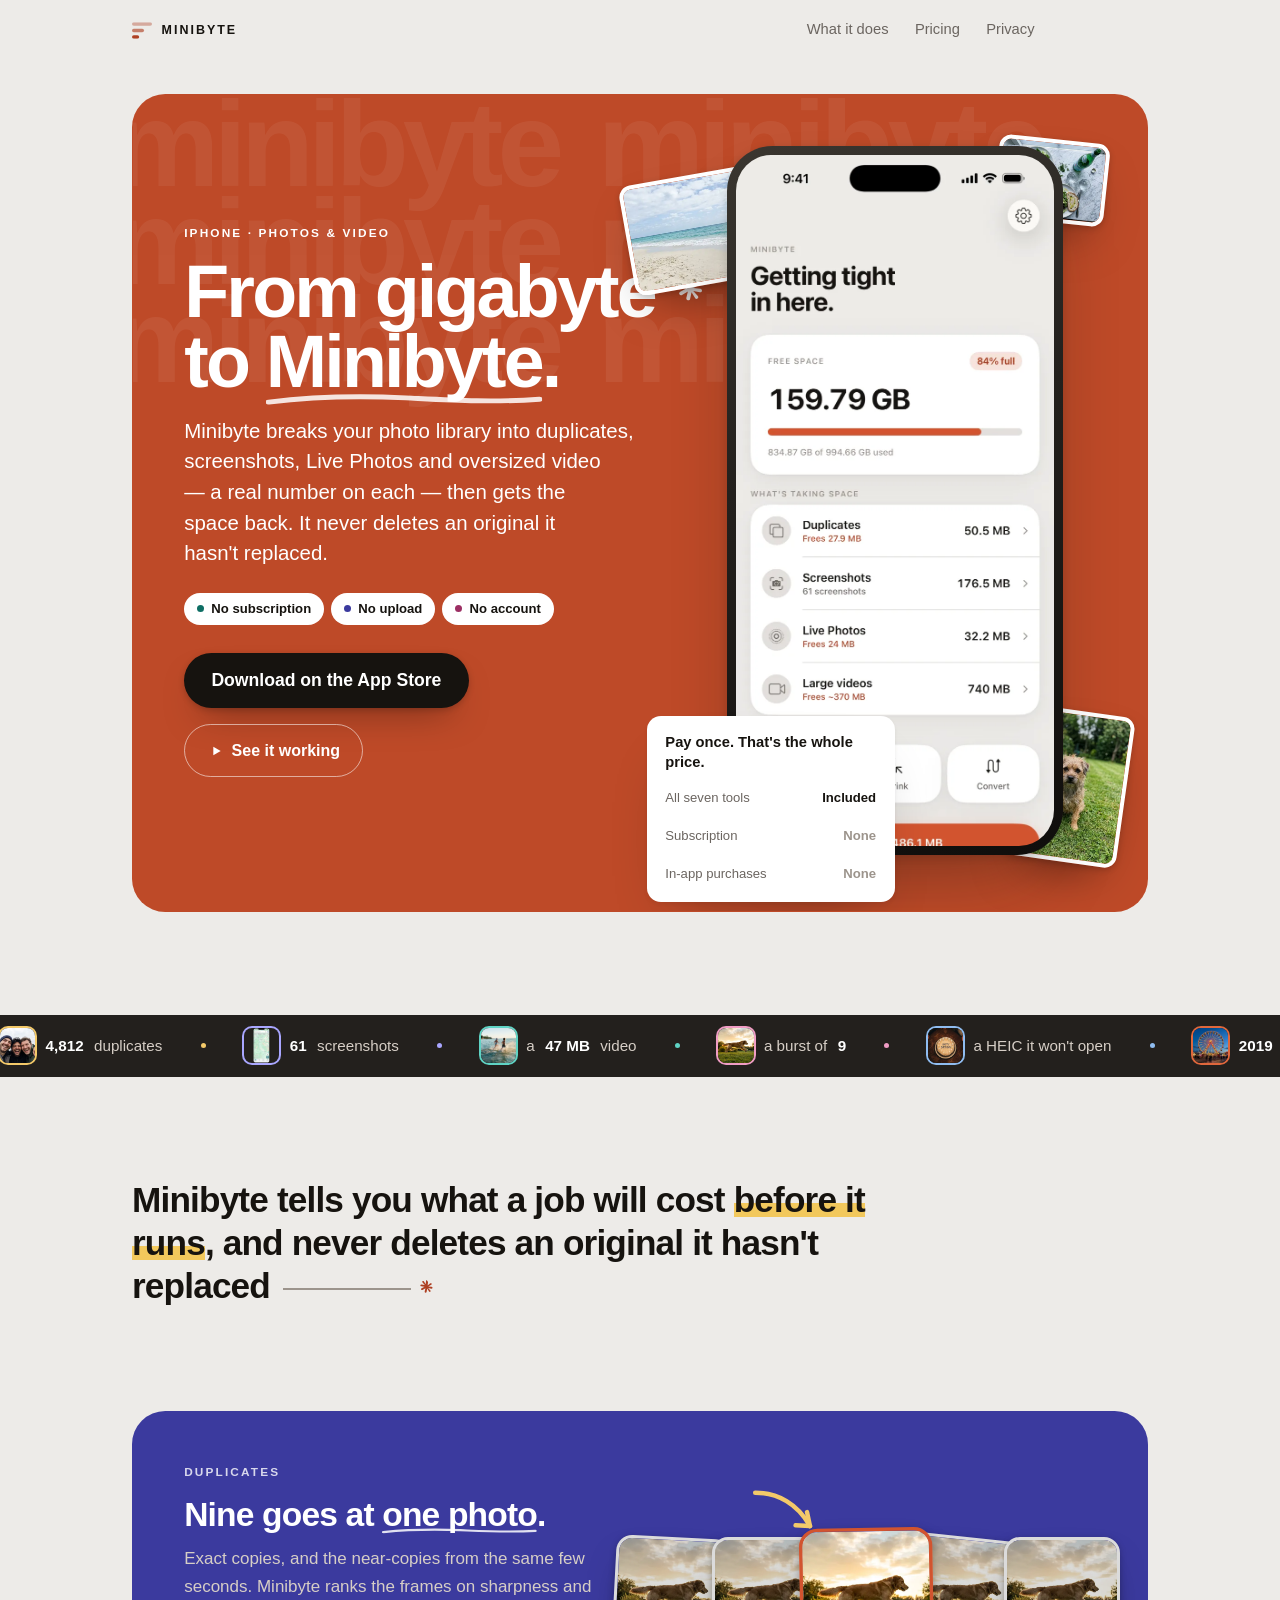
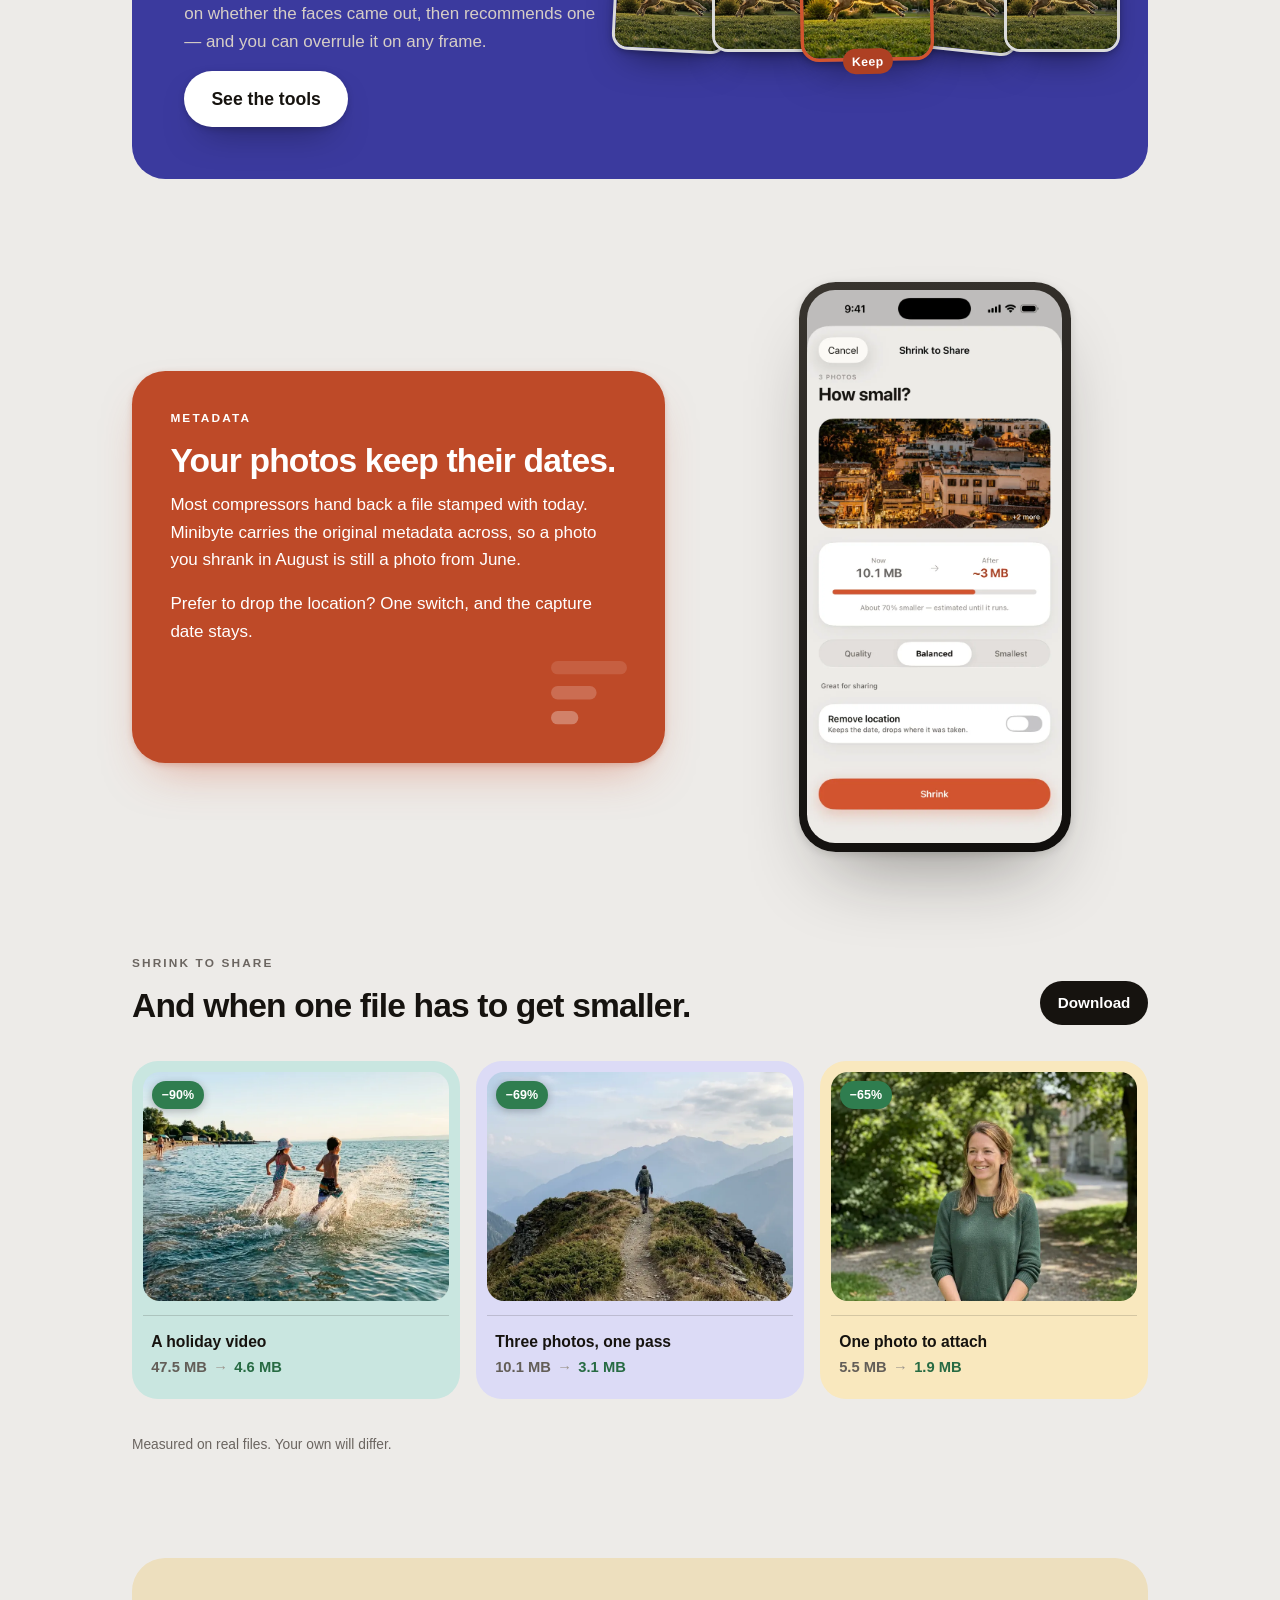
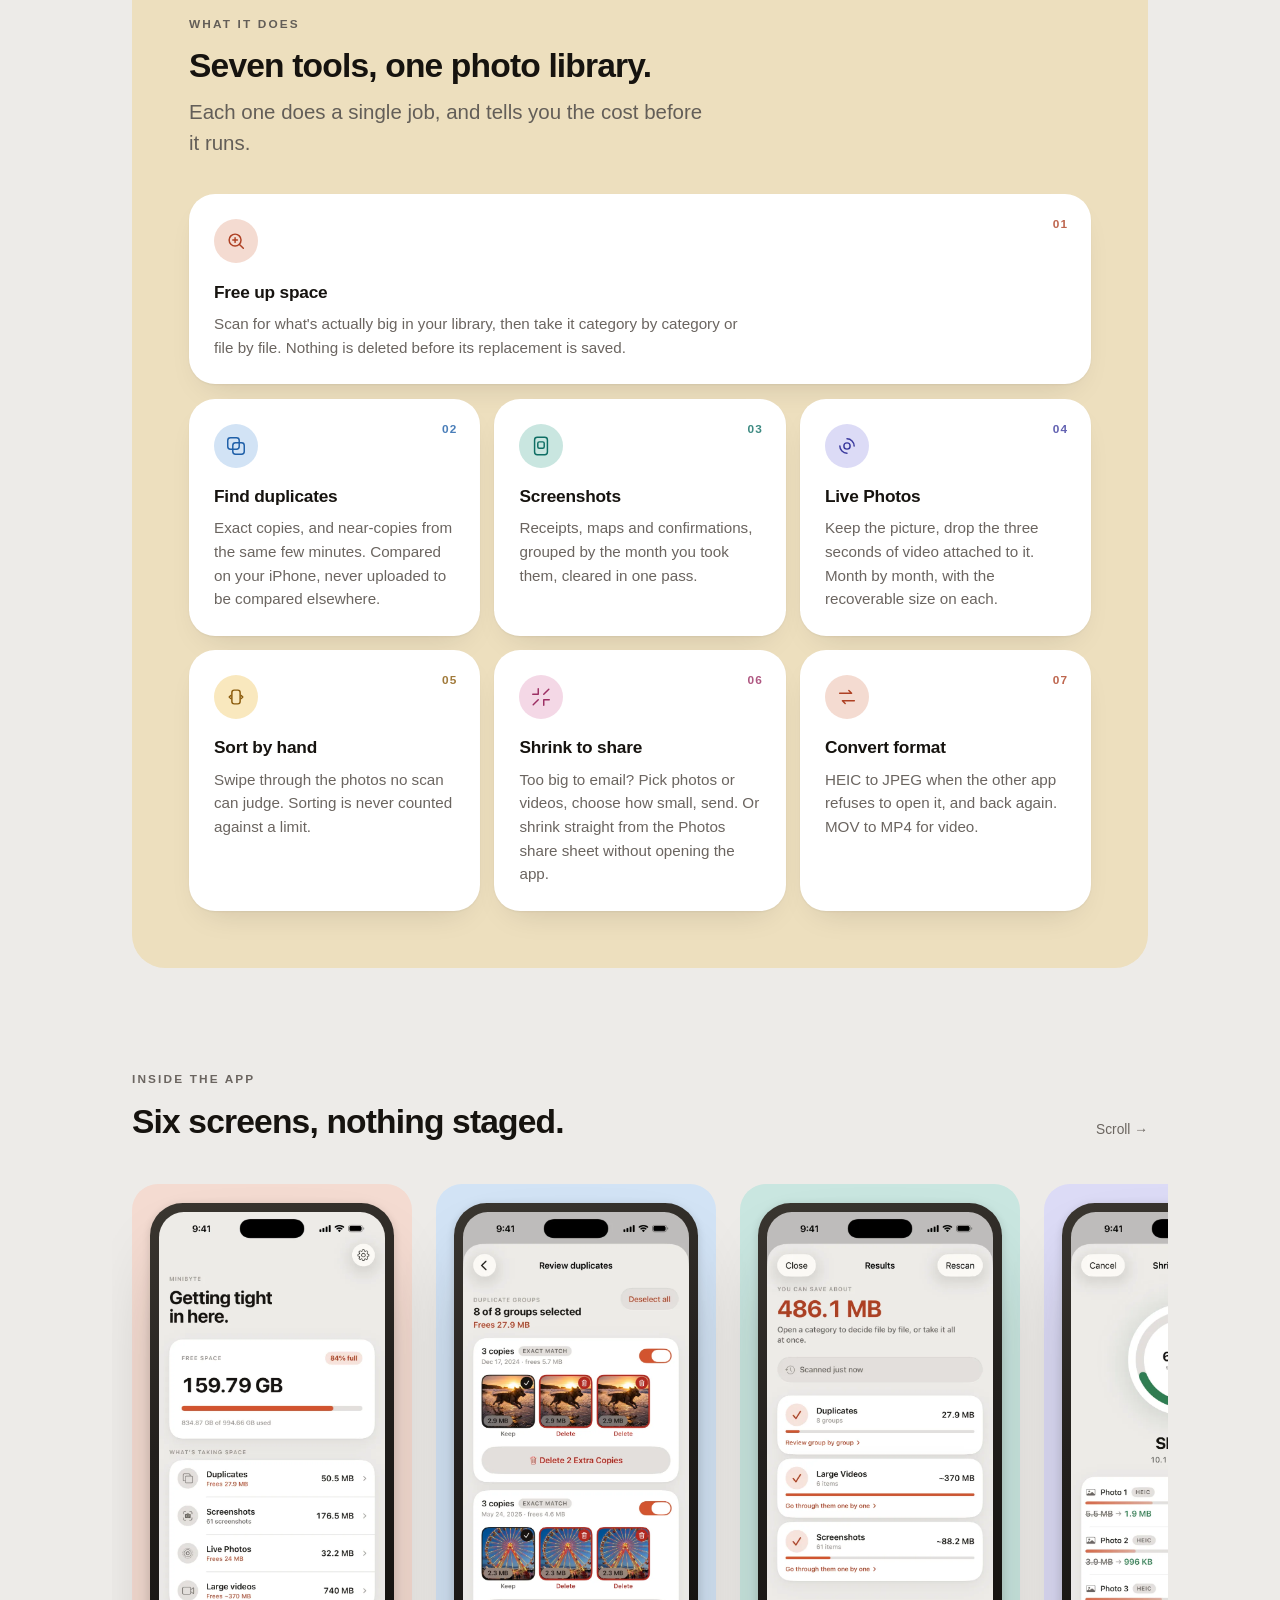
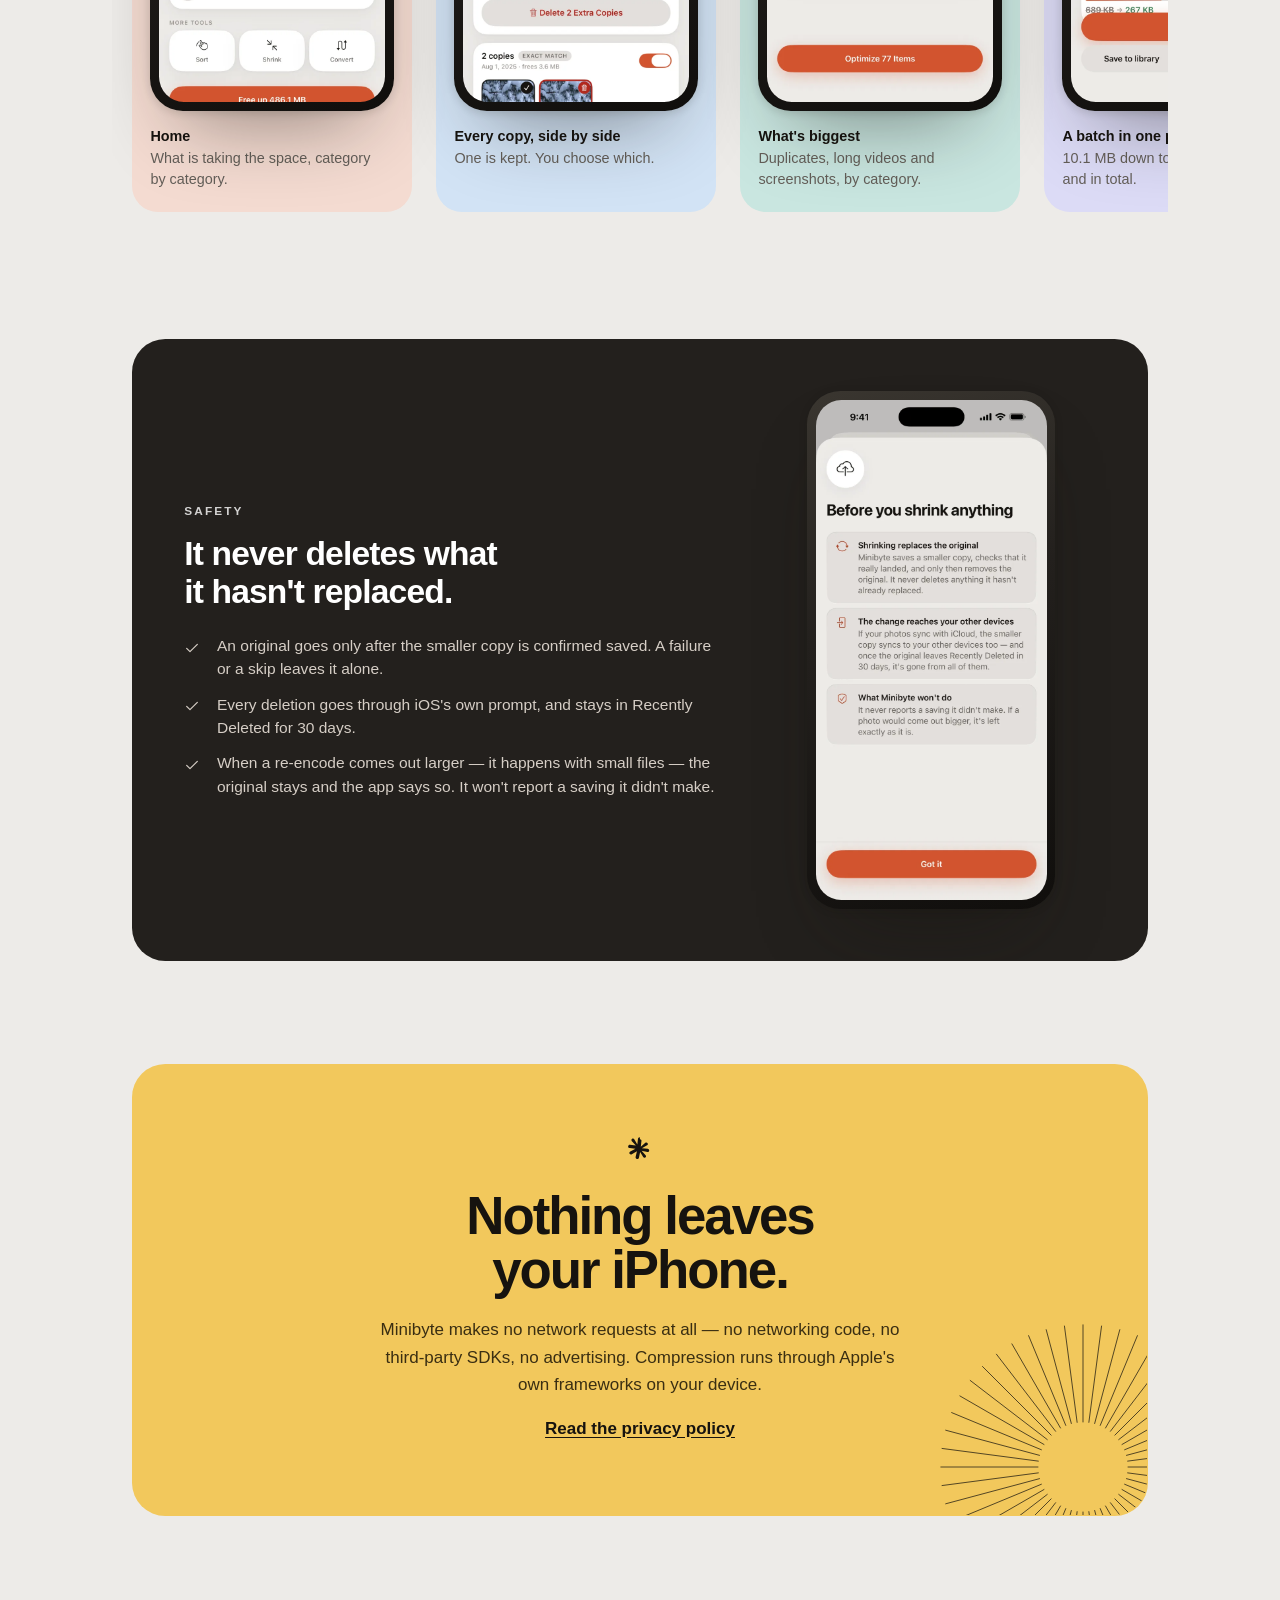
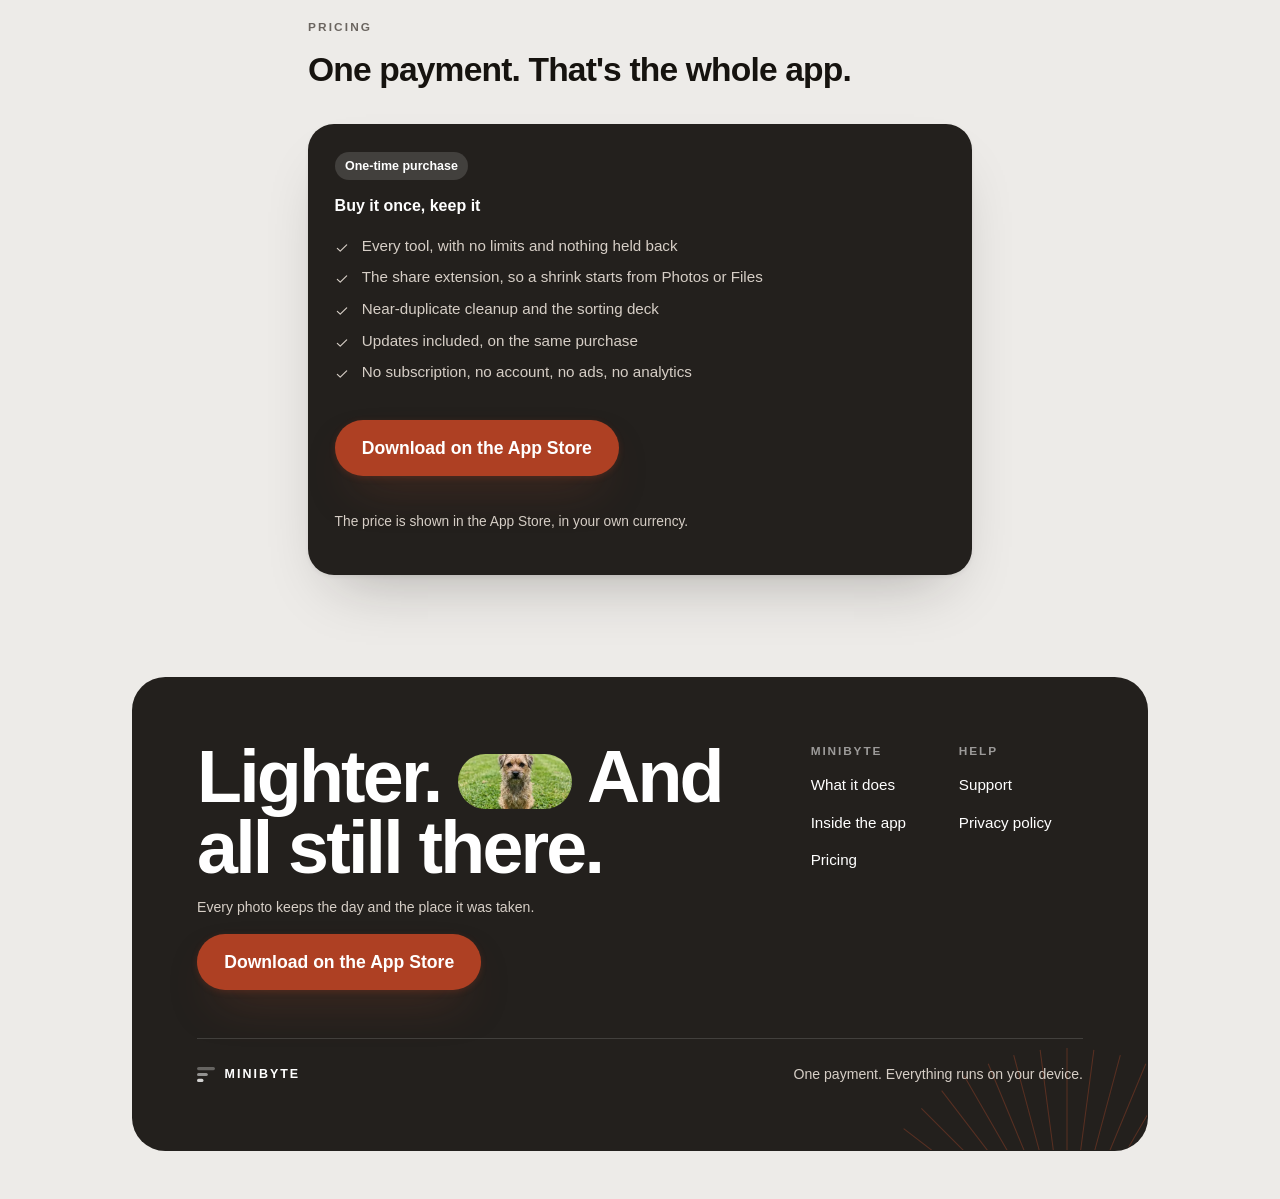
<file: index.html>
<!doctype html>
<html lang="en">
<head>
<meta charset="utf-8">
<meta name="viewport" content="width=device-width, initial-scale=1">
<title>Minibyte — Get the space back from your photo library</title>
<meta name="description" content="See what your photo library is holding — duplicates, screenshots, Live Photos, oversized video — with a real number on each, then get the space back. One payment. Everything runs on your device.">
<link rel="canonical" href="https://minibyte.app/">
<meta property="og:title" content="Minibyte">
<meta property="og:description" content="Free up your iPhone photo library. One payment, nothing uploaded.">
<meta property="og:type" content="website">
<meta property="og:url" content="https://minibyte.app/">
<meta property="og:image" content="https://minibyte.app/og.png">
<meta property="og:image:width" content="1200">
<meta property="og:image:height" content="630">
<meta name="twitter:card" content="summary_large_image">
<link rel="icon" href="favicon.png" sizes="any" type="image/png">
<link rel="apple-touch-icon" href="apple-touch-icon.png">
<meta name="theme-color" content="#EDEBE8" media="(prefers-color-scheme: light)">
<meta name="theme-color" content="#121110" media="(prefers-color-scheme: dark)">
<link rel="stylesheet" href="style.css">
</head>
<body>

<!-- The mark: three pills, each keeping ~60% of the width of the one above it, each more
     present than the one above it. The app's one idea — things contract — drawn once. The
     geometry and the opacity ramp are the ones tools/make-brand-assets.py uses for the icon,
     so the tab, the page and the app carry the same drawing. -->
<svg width="0" height="0" style="position:absolute" aria-hidden="true" focusable="false">
  <symbol id="mark" viewBox="0 0 570 476">
    <rect x="0" y="0"   width="570" height="100" rx="50" opacity=".38"/>
    <rect x="0" y="188" width="342" height="100" rx="50" opacity=".64"/>
    <rect x="0" y="376" width="205" height="100" rx="50"/>
  </symbol>
  <!-- The underline under "send". Drawn rather than text-decoration so it keeps the
       hand-made wobble the flat rule would lose. -->
  <symbol id="swash" viewBox="0 0 300 18" preserveAspectRatio="none">
    <path d="M3 13C52 5 104 4 152 7c46 3 92 7 145 2" fill="none" stroke="currentColor"
          stroke-width="7" stroke-linecap="round"/>
  </symbol>
  <!-- Six-point dingbat, the page's one ornament. Same shape in the headline, the section
       rules and the pricing pills, so it reads as punctuation rather than clip art. -->
  <symbol id="ding" viewBox="0 0 24 24">
    <path d="M12 1.6c.7 0 1.2.6 1.1 1.3l-.5 4.4 3.4-2.9c.5-.5 1.3-.4 1.7.2.4.6.2 1.3-.4 1.6l-3.9 2.2 4.4.5c.7.1 1.2.7 1.1 1.4-.1.7-.7 1.1-1.4 1l-4.3-.9 3 3.3c.5.5.4 1.3-.2 1.7-.6.4-1.3.2-1.6-.4l-2.3-3.8-.9 4.3c-.1.7-.8 1.1-1.5 1-.7-.1-1.1-.8-1-1.5l1-4.3-3.8 2.3c-.6.4-1.4.2-1.7-.4-.4-.6-.1-1.4.5-1.7l3.9-2.1-4.4-.5c-.7-.1-1.2-.7-1.1-1.4.1-.7.7-1.2 1.4-1.1l4.4.6-3-3.3c-.5-.5-.4-1.3.2-1.7.6-.4 1.3-.2 1.7.4l2.2 3.8.5-4.4c.1-.6.6-1.1 1.3-1.1z"/>
  </symbol>
  <!-- The arrow onto the keeper frame. Two strokes, drawn loose on purpose: it is the
       page's one hand-made mark, and a ruled arrow would read as a diagram. -->
  <symbol id="arrow" viewBox="0 0 96 74">
    <g fill="none" stroke="currentColor" stroke-width="6" stroke-linecap="round" stroke-linejoin="round">
      <path d="M6 8c30 3 55 21 68 52"/>
      <path d="M74 60l-19-3M74 60l-2-19"/>
    </g>
  </symbol>
</svg>

<header class="masthead" id="masthead">
  <div class="wrap masthead__inner">
    <a class="wordmark" href="index.html">
      <svg width="20" height="17" viewBox="0 0 570 476" fill="currentColor" aria-hidden="true"><use href="#mark"/></svg>
      Minibyte
    </a>
    <nav>
      <a href="#tools">What it does</a>
      <a href="#pricing">Pricing</a>
      <a href="privacy.html">Privacy</a>
      <a class="cta cta--small" href="mailto:hello@minibyte.app?subject=Minibyte">Download</a>
    </nav>
  </div>
</header>

<main>

  <!-- ========== HERO ==========
       One terracotta slab, edge to edge inside the gutter. The accent is the ground here
       rather than the thing on it, exactly as it is in the app icon — which is why the
       primary control inverts to ink: on this slab, ink is the highest-contrast pill. -->
  <section class="hero">
    <div class="wrap">
      <div class="slab slab--accent hero__slab">
        <p class="slab__watermark" aria-hidden="true">minibyte minibyte minibyte minibyte minibyte minibyte</p>

        <div class="hero__copy">
          <p class="eyebrow">iPhone · Photos &amp; video</p>
          <!-- The name, made to mean something. "Minibyte" was chosen for being empty in two
               storefronts and two trademark classes rather than for being memorable — its own
               naming review scored it 3/5 and called it plain — so the headline is where it
               earns its keep: a lowercase unit becoming a capitalised brand, which is a
               description that happens to be true rather than a pun needing decoding. The
               subject is the library, fixed by the lede one line below and by the eyebrow
               above; it is not one file compressing. Survives translation intact, which
               almost no pun does: "Vom Gigabyte zum Minibyte."

               The dingbat is held on the first line with its own word. Loose — even after a
               non-breaking space — an inline-block still takes a break opportunity before
               it, and the ornament ends up opening the second line, where it reads as a
               bullet rather than as punctuation inside the sentence. -->
          <h1 class="display"><span class="nobr">From gigabyte
            <svg class="ding ding--display" viewBox="0 0 24 24" fill="currentColor" aria-hidden="true"><use href="#ding"/></svg></span>
            to <span class="ul">Minibyte<svg class="swash" viewBox="0 0 300 18" preserveAspectRatio="none" aria-hidden="true"><use href="#swash"/></svg></span>.</h1>
          <p class="lede">Minibyte breaks your photo library into duplicates, screenshots, Live
          Photos and oversized video — a real number on each — then gets the space back. It never
          deletes an original it hasn't replaced.</p>

          <ul class="hero__claims">
            <li>No subscription</li>
            <li>No upload</li>
            <li>No account</li>
          </ul>

          <p class="cta-row">
            <a class="cta cta--ink" href="mailto:hello@minibyte.app?subject=Minibyte">Download on the App Store</a>
            <a class="cta cta--ghost" href="#screens">
              <svg width="16" height="16" viewBox="0 0 24 24" fill="currentColor" aria-hidden="true"><path d="M8 5.5v13l11-6.5z"/></svg>
              See it working
            </a>
          </p>
        </div>

        <div class="hero__stage">
          <!-- Loose photos behind the phone: the library the app is pointed at. Decorative,
               and gone below the width where they would crowd the screenshot. -->
          <img class="hero__snap hero__snap--a" src="art/roll-01.webp" width="460" height="345" alt="" aria-hidden="true" decoding="async">
          <img class="hero__snap hero__snap--b" src="art/roll-02.webp" width="360" height="480" alt="" aria-hidden="true" decoding="async">
          <img class="hero__snap hero__snap--c" src="art/roll-03.webp" width="340" height="255" alt="" aria-hidden="true" decoding="async">

          <div class="phone">
            <img src="shots/09-home.webp" width="700" height="1521"
                 alt="The Minibyte home screen: 159.79 GB free, the library broken down into duplicates, screenshots, Live Photos and large videos, and a button offering to free up 486.1 MB."
                 fetchpriority="high" decoding="async">
          </div>

          <!-- The one thing the ledger on the phone cannot say: what this costs. Drawn as a
               receipt rather than a price, because the claim is not "cheap" — it is that the
               transaction ends. Pricing has its own section; this is here because "no second
               unlock" is the first question anyone asks a utility on this store. -->
          <div class="hero__chip">
            <p class="chip-title">Pay once. That's the whole price.</p>
            <ul class="chip-ledger">
              <li><span>All seven tools</span><b>Included</b></li>
              <li><span>Subscription</span><b class="is-none">None</b></li>
              <li><span>In-app purchases</span><b class="is-none">None</b></li>
            </ul>
          </div>
        </div>
      </div>
    </div>
  </section>

  <!-- ========== TICKER ==========
       What a scan actually turns up, moving. Full bleed and duplicated once so the loop has
       no seam; the copy is one list, the second is hidden from assistive tech. -->
  <div class="ticker" aria-label="What a scan turns up">
    <div class="ticker__track">
      <ul class="ticker__run">
        <li><img src="art/roll-04.webp" width="320" height="240" alt="" loading="lazy" fetchpriority="low" decoding="async"><b class="num">4,812</b> duplicates</li>
        <li><img src="art/shots-01.webp" width="300" height="300" alt="" loading="lazy" fetchpriority="low" decoding="async"><b class="num">61</b> screenshots</li>
        <li><img src="art/video-still.webp" width="800" height="600" alt="" loading="lazy" fetchpriority="low" decoding="async">a <b class="num">47 MB</b> video</li>
        <li><img src="art/burst.webp" width="420" height="420" alt="" loading="lazy" fetchpriority="low" decoding="async">a burst of <b class="num">9</b></li>
        <li><img src="art/roll-05.webp" width="240" height="320" alt="" loading="lazy" fetchpriority="low" decoding="async">a HEIC it won't open</li>
        <li><img src="art/roll-06.webp" width="320" height="240" alt="" loading="lazy" fetchpriority="low" decoding="async"><b class="num">2019</b>, still here</li>
      </ul>
      <ul class="ticker__run" aria-hidden="true">
        <li><img src="art/roll-04.webp" width="320" height="240" alt="" loading="lazy" fetchpriority="low" decoding="async"><b class="num">4,812</b> duplicates</li>
        <li><img src="art/shots-01.webp" width="300" height="300" alt="" loading="lazy" fetchpriority="low" decoding="async"><b class="num">61</b> screenshots</li>
        <li><img src="art/video-still.webp" width="800" height="600" alt="" loading="lazy" fetchpriority="low" decoding="async">a <b class="num">47 MB</b> video</li>
        <li><img src="art/burst.webp" width="420" height="420" alt="" loading="lazy" fetchpriority="low" decoding="async">a burst of <b class="num">9</b></li>
        <li><img src="art/roll-05.webp" width="240" height="320" alt="" loading="lazy" fetchpriority="low" decoding="async">a HEIC it won't open</li>
        <li><img src="art/roll-06.webp" width="320" height="240" alt="" loading="lazy" fetchpriority="low" decoding="async"><b class="num">2019</b>, still here</li>
      </ul>
    </div>
  </div>

  <!-- ========== STATEMENT ==========
       The thesis, at size, once. The rule and the dingbat close the line the way the
       reference closes its opening statement. -->
  <section class="section">
    <div class="wrap">
      <p class="statement">Minibyte tells you what a job will cost
      <em class="mark">before it runs</em>,
      and never deletes an original it hasn't replaced<span class="statement__rule" aria-hidden="true"></span><svg class="ding ding--rule" viewBox="0 0 24 24" fill="currentColor" aria-hidden="true"><use href="#ding"/></svg></p>
    </div>
  </section>

  <!-- ========== DUPLICATES, on the one indigo slab ==========
       The hardest thing to explain and the easiest thing to show: nine goes at one photo,
       laid out as nine goes at one photo. -->
  <section class="section">
    <div class="wrap">
      <div class="slab slab--indigo reveal">
        <div class="slab__copy">
          <p class="eyebrow">Duplicates</p>
          <h2>Nine goes at <span class="ul">one photo<svg class="swash" viewBox="0 0 300 18" preserveAspectRatio="none" aria-hidden="true"><use href="#swash"/></svg></span>.</h2>
          <p>Exact copies, and the near-copies from the same few seconds. Minibyte ranks the
          frames on sharpness and on whether the faces came out, then recommends one — and you
          can overrule it on any frame.</p>
          <p class="cta-row"><a class="cta cta--light" href="#tools">See the tools</a></p>
        </div>
        <div class="burst" role="img" aria-label="Five near-identical frames of one moment, with the sharpest marked as the keeper.">
          <svg class="burst__arrow" viewBox="0 0 96 74" aria-hidden="true"><use href="#arrow"/></svg>
          <span class="burst__frame"><img src="art/burst.webp" width="420" height="420" alt="" decoding="async" loading="lazy"></span>
          <span class="burst__frame"><img src="art/burst.webp" width="420" height="420" alt="" decoding="async" loading="lazy"></span>
          <span class="burst__frame is-keeper"><img src="art/burst.webp" width="420" height="420" alt="" decoding="async" loading="lazy"><b>Keep</b></span>
          <span class="burst__frame"><img src="art/burst.webp" width="420" height="420" alt="" decoding="async" loading="lazy"></span>
          <span class="burst__frame"><img src="art/burst.webp" width="420" height="420" alt="" decoding="async" loading="lazy"></span>
        </div>
      </div>
    </div>
  </section>

  <!-- ========== METADATA — the differentiator ========== -->
  <section class="section">
    <div class="wrap split reveal">
      <div class="card card--accent">
        <p class="eyebrow">Metadata</p>
        <h2>Your photos keep their dates.</h2>
        <p>Most compressors hand back a file stamped with today. Minibyte carries the original
        metadata across, so a photo you shrank in August is still a photo from June.</p>
        <p>Prefer to drop the location? One switch, and the capture date stays.</p>
        <svg class="mark-watermark" viewBox="0 0 570 476" fill="currentColor" aria-hidden="true"><use href="#mark"/></svg>
      </div>
      <div>
        <div class="phone"><img src="shots/03-remove-location.webp" width="700" height="1521" loading="lazy" decoding="async"
          alt="A Remove location switch, labelled: keeps the date, drops where it was taken."></div>
      </div>
    </div>
  </section>

  <!-- ========== RESULTS ==========
       The compression half, kept but demoted. It used to open the page under the heading
       "Three real jobs", which read as a summary of the app — three send-shaped jobs
       standing in for seven tools. It is a section about one tool now, and it sits after
       the two the app is actually built around. Green is only ever the figure that has
       actually gone. -->
  <section class="section">
    <div class="wrap head-row">
      <div>
        <p class="eyebrow">Shrink to share</p>
        <h2>And when one file has to get smaller.</h2>
      </div>
      <a class="cta cta--ink cta--small" href="mailto:hello@minibyte.app?subject=Minibyte">Download</a>
    </div>
    <div class="wrap">
      <div class="results reveal stack">
        <figure class="result">
          <img src="art/video-still.webp" width="800" height="600" alt="" decoding="async" loading="lazy">
          <span class="save-badge num" aria-hidden="true">−90%</span>
          <figcaption>
            <b>A holiday video</b>
            <span class="result__figures"><span class="was num">47.5 MB</span><span class="arrow" aria-hidden="true">→</span><span class="now num">4.6 MB</span></span>
          </figcaption>
        </figure>
        <figure class="result">
          <img src="art/roll-07.webp" width="800" height="600" alt="" decoding="async" loading="lazy">
          <span class="save-badge num" aria-hidden="true">−69%</span>
          <figcaption>
            <b>Three photos, one pass</b>
            <span class="result__figures"><span class="was num">10.1 MB</span><span class="arrow" aria-hidden="true">→</span><span class="now num">3.1 MB</span></span>
          </figcaption>
        </figure>
        <figure class="result">
          <img src="art/roll-08.webp" width="800" height="600" alt="" decoding="async" loading="lazy">
          <span class="save-badge num" aria-hidden="true">−65%</span>
          <figcaption>
            <b>One photo to attach</b>
            <span class="result__figures"><span class="was num">5.5 MB</span><span class="arrow" aria-hidden="true">→</span><span class="now num">1.9 MB</span></span>
          </figcaption>
        </figure>
      </div>
      <p class="fine stack">Measured on real files. Your own will differ.</p>
    </div>
  </section>

  <!-- ========== THE SEVEN TOOLS ==========
       Library-first, the two file jobs last, which is the order the app itself puts them in:
       four ledger rows and an accent scan button, then three chips under "More tools".
       Live Photos shipped in the app and was missing from this list entirely — it appeared
       once, in the alt text of a screenshot. Free up space takes the lead row because it is
       the app's one accent surface and the answer most of the time. -->
  <section class="section" id="tools">
    <div class="wrap">
     <div class="slab slab--cream tools-slab">
      <p class="eyebrow">What it does</p>
      <h2>Seven tools, one photo library.</h2>
      <p class="lede">Each one does a single job, and tells you the cost before it runs.</p>

      <div class="features reveal stack">
        <div class="feature feature--lead">
          <span class="feature__num num" aria-hidden="true">01</span>
          <span class="icon-chip" aria-hidden="true">
            <svg width="22" height="22" viewBox="0 0 24 24" fill="none" stroke="currentColor" stroke-width="1.6" stroke-linecap="round" stroke-linejoin="round">
              <circle cx="11" cy="11" r="6.5"/><path d="M20 20l-4.2-4.2M8.5 11h5M11 8.5v5"/>
            </svg>
          </span>
          <h3>Free up space</h3>
          <p>Scan for what's actually big in your library, then take it category by category
          or file by file. Nothing is deleted before its replacement is saved.</p>
        </div>

        <div class="feature">
          <span class="feature__num num" aria-hidden="true">02</span>
          <span class="icon-chip" aria-hidden="true">
            <svg width="22" height="22" viewBox="0 0 24 24" fill="none" stroke="currentColor" stroke-width="1.6" stroke-linecap="round" stroke-linejoin="round">
              <rect x="3" y="3" width="12.5" height="12.5" rx="3"/>
              <rect x="8.5" y="8.5" width="12.5" height="12.5" rx="3"/>
            </svg>
          </span>
          <h3>Find duplicates</h3>
          <p>Exact copies, and near-copies from the same few minutes. Compared on your iPhone,
          never uploaded to be compared elsewhere.</p>
        </div>

        <div class="feature">
          <span class="feature__num num" aria-hidden="true">03</span>
          <span class="icon-chip" aria-hidden="true">
            <svg width="22" height="22" viewBox="0 0 24 24" fill="none" stroke="currentColor" stroke-width="1.6" stroke-linecap="round" stroke-linejoin="round">
              <rect x="5" y="2.5" width="14" height="19" rx="3"/>
              <rect x="8.5" y="7.5" width="7" height="7" rx="1.6"/>
            </svg>
          </span>
          <h3>Screenshots</h3>
          <p>Receipts, maps and confirmations, grouped by the month you took them, cleared in
          one pass.</p>
        </div>

        <div class="feature">
          <span class="feature__num num" aria-hidden="true">04</span>
          <span class="icon-chip" aria-hidden="true">
            <svg width="22" height="22" viewBox="0 0 24 24" fill="none" stroke="currentColor" stroke-width="1.6" stroke-linecap="round" stroke-linejoin="round">
              <circle cx="12" cy="12" r="3.4"/>
              <path d="M12 4.2a7.8 7.8 0 0 1 7.8 7.8M12 19.8A7.8 7.8 0 0 1 4.2 12"/>
            </svg>
          </span>
          <h3>Live Photos</h3>
          <p>Keep the picture, drop the three seconds of video attached to it. Month by month,
          with the recoverable size on each.</p>
        </div>

        <div class="feature">
          <span class="feature__num num" aria-hidden="true">05</span>
          <span class="icon-chip" aria-hidden="true">
            <svg width="22" height="22" viewBox="0 0 24 24" fill="none" stroke="currentColor" stroke-width="1.6" stroke-linecap="round" stroke-linejoin="round">
              <rect x="7.5" y="4.5" width="9" height="15" rx="2.5"/>
              <path d="M4.6 12l1.7-1.7M4.6 12l1.7 1.7M19.4 12l-1.7-1.7M19.4 12l-1.7 1.7"/>
            </svg>
          </span>
          <h3>Sort by hand</h3>
          <p>Swipe through the photos no scan can judge. Sorting is never counted against a
          limit.</p>
        </div>

        <div class="feature">
          <span class="feature__num num" aria-hidden="true">06</span>
          <span class="icon-chip" aria-hidden="true">
            <svg width="22" height="22" viewBox="0 0 24 24" fill="none" stroke="currentColor" stroke-width="1.6" stroke-linecap="round" stroke-linejoin="round">
              <path d="M9 3v6H3M15 21v-6h6"/><path d="M3.5 20.5 9 15M20.5 3.5 15 9"/>
            </svg>
          </span>
          <h3>Shrink to share</h3>
          <p>Too big to email? Pick photos or videos, choose how small, send. Or shrink straight
          from the Photos share sheet without opening the app.</p>
        </div>

        <div class="feature">
          <span class="feature__num num" aria-hidden="true">07</span>
          <span class="icon-chip" aria-hidden="true">
            <svg width="22" height="22" viewBox="0 0 24 24" fill="none" stroke="currentColor" stroke-width="1.6" stroke-linecap="round" stroke-linejoin="round">
              <path d="M4 8h13l-3-3M20 16H7l3 3"/>
            </svg>
          </span>
          <h3>Convert format</h3>
          <p>HEIC to JPEG when the other app refuses to open it, and back again. MOV to MP4
          for video.</p>
        </div>
      </div>
     </div>
    </div>
  </section>

  <!-- ========== THE APP ITSELF ========== -->
  <section class="section" id="screens">
    <div class="wrap head-row">
      <div>
        <p class="eyebrow">Inside the app</p>
        <h2>Six screens, nothing staged.</h2>
      </div>
      <p class="fine rail-hint" aria-hidden="true">Scroll →</p>
    </div>
    <div class="wrap stack">
      <div class="rail reveal" tabindex="0" role="region" aria-label="Screenshots from the app">
        <figure>
          <div class="phone"><img src="shots/09-home.webp" width="700" height="1521" loading="lazy" decoding="async"
            alt="Minibyte home screen showing 159.79 GB free, and what is taking space broken down by duplicates, screenshots, Live Photos and large videos."></div>
          <figcaption><b>Home</b>What is taking the space, category by category.</figcaption>
        </figure>
        <figure>
          <div class="phone"><img src="shots/10-duplicates.webp" width="700" height="1521" loading="lazy" decoding="async"
            alt="Review duplicates: eight groups selected, freeing 27.9 MB. Each group shows every copy side by side, one marked Keep and the rest marked Delete."></div>
          <figcaption><b>Every copy, side by side</b>One is kept. You choose which.</figcaption>
        </figure>
        <figure>
          <div class="phone"><img src="shots/08-scan-results.webp" width="700" height="1521" loading="lazy" decoding="async"
            alt="Scan results: about 486.1 MB to save across duplicates, large videos and screenshots."></div>
          <figcaption><b>What's biggest</b>Duplicates, long videos and screenshots, by category.</figcaption>
        </figure>
        <figure>
          <div class="phone"><img src="shots/04-shrink-photos-batch.webp" width="700" height="1521" loading="lazy" decoding="async"
            alt="Three photos shrunk in one pass: 10.1 MB down to 3.1 MB, with each photo listed."></div>
          <figcaption><b>A batch in one pass</b>10.1 MB down to 3.1 MB, per photo and in total.</figcaption>
        </figure>
        <figure>
          <div class="phone"><img src="shots/06-before-after.webp" width="700" height="1521" loading="lazy" decoding="async"
            alt="A split comparison with a draggable divider: original 5.5 MB on the left, shrunk 1.9 MB on the right."></div>
          <figcaption><b>Before and after</b>Drag the divider. 5.5 MB on one side, 1.9 MB on the other.</figcaption>
        </figure>
        <figure>
          <div class="phone"><img src="shots/05-convert-format.webp" width="700" height="1521" loading="lazy" decoding="async"
            alt="Format picker offering JPEG or HEIC, with a note that converting barely changes file size."></div>
          <figcaption><b>JPEG or HEIC</b>Whichever the other app will open.</figcaption>
        </figure>
      </div>
    </div>
  </section>

  <!-- ========== SAFETY, on the ink slab ========== -->
  <section class="section">
    <div class="wrap">
      <div class="slab slab--ink reveal">
        <div class="slab__copy">
          <p class="eyebrow">Safety</p>
          <h2>It never deletes what it hasn't replaced.</h2>
          <ul class="facts">
            <li>
              <svg width="16" height="16" viewBox="0 0 24 24" fill="none" stroke="currentColor" stroke-width="1.8" stroke-linecap="round" stroke-linejoin="round" aria-hidden="true"><path d="M4 12.5l5 5L20 6.5"/></svg>
              <span>An original goes only after the smaller copy is confirmed saved. A failure or
              a skip leaves it alone.</span>
            </li>
            <li>
              <svg width="16" height="16" viewBox="0 0 24 24" fill="none" stroke="currentColor" stroke-width="1.8" stroke-linecap="round" stroke-linejoin="round" aria-hidden="true"><path d="M4 12.5l5 5L20 6.5"/></svg>
              <span>Every deletion goes through iOS's own prompt, and stays in Recently Deleted
              for 30 days.</span>
            </li>
            <li>
              <svg width="16" height="16" viewBox="0 0 24 24" fill="none" stroke="currentColor" stroke-width="1.8" stroke-linecap="round" stroke-linejoin="round" aria-hidden="true"><path d="M4 12.5l5 5L20 6.5"/></svg>
              <span>When a re-encode comes out larger — it happens with small files — the
              original stays and the app says so. It won't report a saving it didn't make.</span>
            </li>
          </ul>
        </div>
        <div class="slab__stage">
          <div class="phone"><img src="shots/07-replacement-consent.webp" width="700" height="1521" loading="lazy" decoding="async"
            alt="A screen explaining what happens before anything is shrunk, replaced or deleted."></div>
        </div>
      </div>
    </div>
  </section>

  <!-- ========== PRIVACY, as the page's one pull-quote ========== -->
  <section class="section">
    <div class="wrap">
      <div class="slab slab--butter privacy-slab reveal">
        <svg class="slab__burst" viewBox="0 0 400 400" data-burst aria-hidden="true"><g stroke="currentColor" stroke-width="1"></g></svg>
        <svg class="ding ding--big" viewBox="0 0 24 24" fill="currentColor" aria-hidden="true"><use href="#ding"/></svg>
        <p class="pull">Nothing leaves your iPhone.</p>
        <p class="soft">Minibyte makes no network requests at all — no networking code, no
        third-party SDKs, no advertising. Compression runs through Apple's own frameworks on
        your device.</p>
        <p><a href="privacy.html">Read the privacy policy</a></p>
      </div>
    </div>
  </section>

  <!-- ========== PRICING ========== -->
  <section class="section" id="pricing">
    <div class="wrap wrap--prose">
      <p class="eyebrow">Pricing</p>
      <h2>One payment. That's the whole app.</h2>

      <div class="plan plan--ink reveal stack">
        <span class="pill">One-time purchase</span>
        <p class="price">Buy it once, keep it</p>
        <ul>
          <li><svg width="14" height="14" viewBox="0 0 24 24" fill="none" stroke="currentColor" stroke-width="2" stroke-linecap="round" stroke-linejoin="round" aria-hidden="true"><path d="M4 12.5l5 5L20 6.5"/></svg><span>Every tool, with no limits and nothing held back</span></li>
          <li><svg width="14" height="14" viewBox="0 0 24 24" fill="none" stroke="currentColor" stroke-width="2" stroke-linecap="round" stroke-linejoin="round" aria-hidden="true"><path d="M4 12.5l5 5L20 6.5"/></svg><span>The share extension, so a shrink starts from Photos or Files</span></li>
          <li><svg width="14" height="14" viewBox="0 0 24 24" fill="none" stroke="currentColor" stroke-width="2" stroke-linecap="round" stroke-linejoin="round" aria-hidden="true"><path d="M4 12.5l5 5L20 6.5"/></svg><span>Near-duplicate cleanup and the sorting deck</span></li>
          <li><svg width="14" height="14" viewBox="0 0 24 24" fill="none" stroke="currentColor" stroke-width="2" stroke-linecap="round" stroke-linejoin="round" aria-hidden="true"><path d="M4 12.5l5 5L20 6.5"/></svg><span>Updates included, on the same purchase</span></li>
          <li><svg width="14" height="14" viewBox="0 0 24 24" fill="none" stroke="currentColor" stroke-width="2" stroke-linecap="round" stroke-linejoin="round" aria-hidden="true"><path d="M4 12.5l5 5L20 6.5"/></svg><span>No subscription, no account, no ads, no analytics</span></li>
        </ul>
        <p class="cta-row stack"><a class="cta" href="mailto:hello@minibyte.app?subject=Minibyte">Download on the App Store</a></p>
        <p class="fine stack">The price is shown in the App Store, in your own currency.</p>
      </div>
    </div>
  </section>

</main>

<!-- ========== FOOTER SLAB ==========
     The close and the footer are one ink block, the way the reference ends on one. The
     download pill goes terracotta here: on ink, terracotta is the highest-contrast control. -->
<footer class="footer">
  <div class="wrap">
    <div class="slab slab--ink footer__slab">
      <svg class="footer__burst" viewBox="0 0 400 400" data-burst aria-hidden="true"><g stroke="currentColor" stroke-width="1"></g></svg>

      <div class="footer__close">
        <!-- The headline carries the name; this closes on what the reader is actually left
             with. Running the same line in both places would read as thin rather than as a
             bookend. -->
        <h2 class="display">Lighter.
          <span class="lozenge" aria-hidden="true"><img src="art/roll-02.webp" width="360" height="480" alt="" decoding="async" loading="lazy"></span>
          And all still there.</h2>
        <p class="soft">Every photo keeps the day and the place it was taken.</p>
        <p class="cta-row"><a class="cta" href="mailto:hello@minibyte.app?subject=Minibyte">Download on the App Store</a></p>
      </div>

      <nav class="footer__nav">
        <div>
          <h3>Minibyte</h3>
          <a href="#tools">What it does</a>
          <a href="#screens">Inside the app</a>
          <a href="#pricing">Pricing</a>
        </div>
        <div>
          <h3>Help</h3>
          <a href="support.html">Support</a>
          <a href="privacy.html">Privacy policy</a>
        </div>
      </nav>

      <p class="footer__fine">
        <a class="wordmark" href="index.html">
          <svg width="18" height="15" viewBox="0 0 570 476" fill="currentColor" aria-hidden="true"><use href="#mark"/></svg>
          Minibyte
        </a>
        <span>One payment. Everything runs on your device.</span>
      </p>
    </div>
  </div>
</footer>

<script>
  (function () {
    // Set here, not in <head>: the rule that hides .reveal children is scoped to .js, so a
    // script that never runs leaves the page whole, just without the animation.
    document.documentElement.classList.add('js');

    var reduce = window.matchMedia('(prefers-reduced-motion: reduce)').matches;
    var bars = document.querySelectorAll('[data-contract]');
    var reveals = document.querySelectorAll('.reveal');

    if (reduce || !('IntersectionObserver' in window)) {
      bars.forEach(function (b) { b.classList.add('is-animated'); });
      reveals.forEach(function (r) { r.classList.add('is-in'); });
    } else {
      var io = new IntersectionObserver(function (entries) {
        entries.forEach(function (e) {
          if (!e.isIntersecting) return;
          e.target.classList.add(e.target.hasAttribute('data-contract') ? 'is-animated' : 'is-in');
          io.unobserve(e.target);
        });
      }, { threshold: 0.08, rootMargin: '0px 0px -6% 0px' });
      bars.forEach(function (b) { io.observe(b); });
      reveals.forEach(function (r) { io.observe(r); });

      // Failsafe. The reveal is an enhancement, but the rule that hides it is CSS: if the
      // observer never fires — an embedded web view, a stalled frame — the page would be
      // half blank. Three seconds in, everything is shown regardless.
      window.setTimeout(function () {
        reveals.forEach(function (r) { r.classList.add('is-in'); });
        bars.forEach(function (b) { b.classList.add('is-animated'); });
      }, 3000);
    }

    // The masthead earns its hairline, and its download pill, once the hero is behind it.
    // A plain scrolled-at-all test would put a second accent pill on screen after one wheel
    // notch, which is the thing the delay exists to prevent.
    var head = document.getElementById('masthead');
    var hero = document.querySelector('.hero');
    if (hero) {
      var onScroll = function () {
        head.classList.toggle('is-stuck', window.scrollY > hero.offsetHeight - head.offsetHeight);
      };
      window.addEventListener('scroll', onScroll, { passive: true });
      onScroll();
    }

    // The line bursts — the footer's, and the one behind the privacy slab. Drawn here
    // rather than typed out as 48 <line> elements each, which is the sort of markup
    // nobody can edit later.
    document.querySelectorAll('[data-burst] g').forEach(function (burst) {
      for (var i = 0; i < 48; i++) {
        var a = (i / 48) * Math.PI * 2;
        var l = document.createElementNS('http://www.w3.org/2000/svg', 'line');
        l.setAttribute('x1', 200 + Math.cos(a) * 62);
        l.setAttribute('y1', 200 + Math.sin(a) * 62);
        l.setAttribute('x2', 200 + Math.cos(a) * 198);
        l.setAttribute('y2', 200 + Math.sin(a) * 198);
        burst.appendChild(l);
      }
    });
  })();
</script>
</body>
</html>
</file>
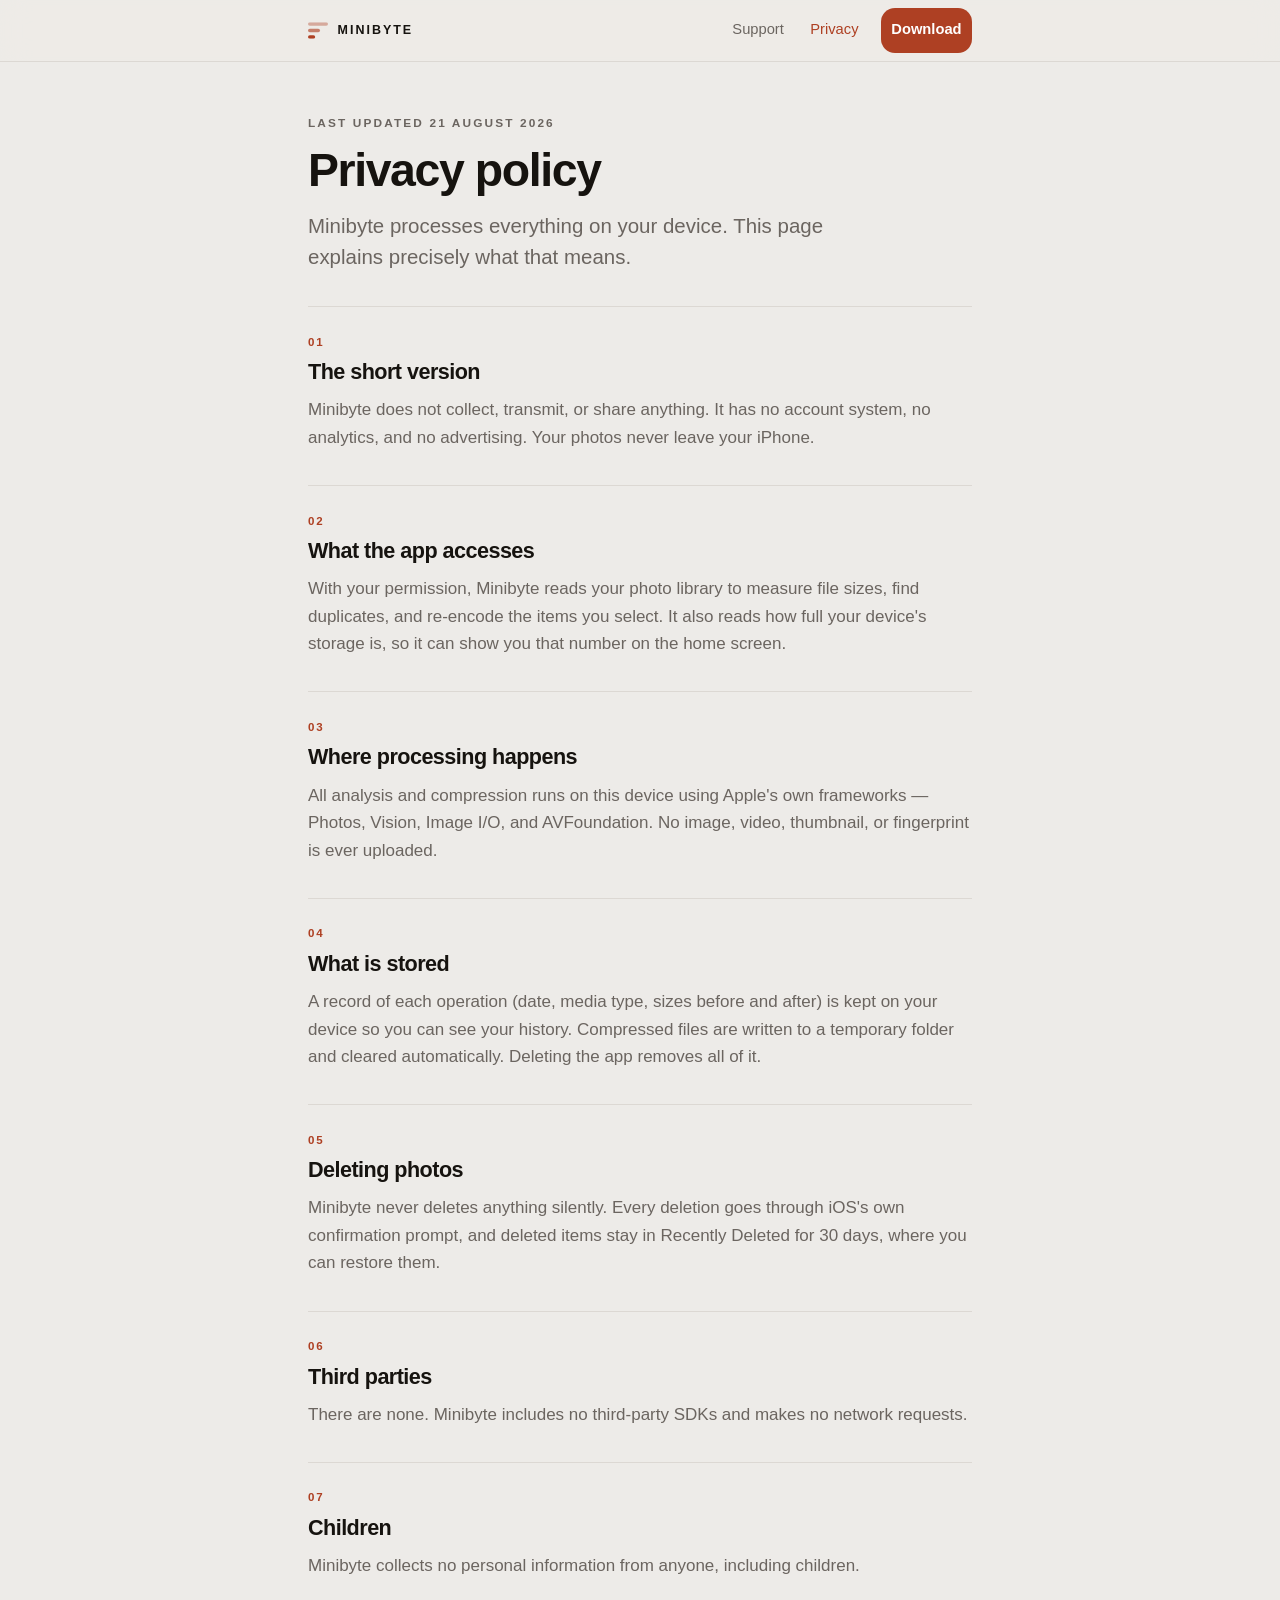
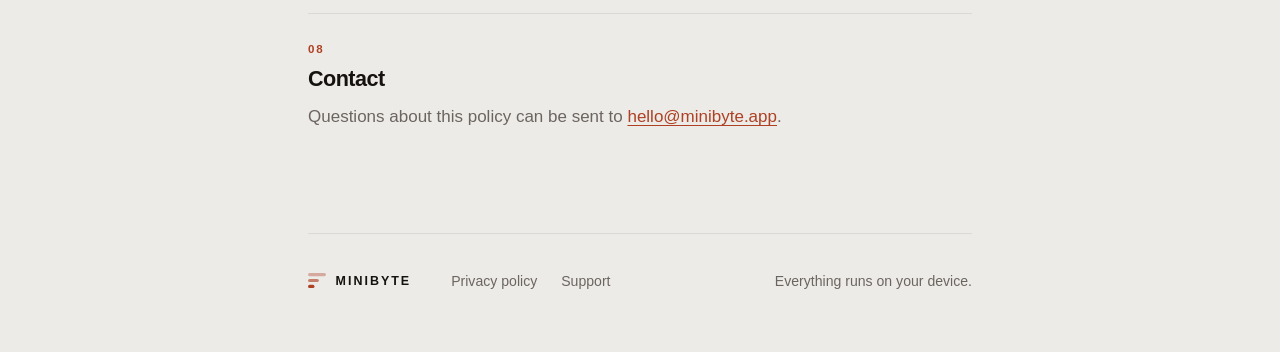
<file: privacy.html>
<!doctype html>
<html lang="en">
<head>
<meta charset="utf-8">
<meta name="viewport" content="width=device-width, initial-scale=1">
<title>Privacy Policy — Minibyte</title>
<meta name="description" content="Minibyte processes everything on your device. Nothing is collected, transmitted, or shared.">
<link rel="canonical" href="https://minibyte.app/privacy.html">
<link rel="icon" href="favicon.png" sizes="any" type="image/png">
<link rel="apple-touch-icon" href="apple-touch-icon.png">
<meta name="theme-color" content="#EDEBE8" media="(prefers-color-scheme: light)">
<meta name="theme-color" content="#121110" media="(prefers-color-scheme: dark)">
<link rel="stylesheet" href="style.css">
</head>
<body>

<svg width="0" height="0" style="position:absolute" aria-hidden="true" focusable="false">
  <symbol id="mark" viewBox="0 0 570 476">
    <rect x="0" y="0"   width="570" height="100" rx="50" opacity=".38"/>
    <rect x="0" y="188" width="342" height="100" rx="50" opacity=".64"/>
    <rect x="0" y="376" width="205" height="100" rx="50"/>
  </symbol>
</svg>

<header class="masthead masthead--flat" id="masthead">
  <div class="wrap wrap--prose masthead__inner">
    <a class="wordmark" href="index.html">
      <svg width="20" height="17" viewBox="0 0 570 476" fill="currentColor" aria-hidden="true"><use href="#mark"/></svg>
      Minibyte
    </a>
    <nav>
      <a href="support.html">Support</a>
      <a href="privacy.html" aria-current="page">Privacy</a>
      <a class="cta cta--small" href="mailto:hello@minibyte.app?subject=Minibyte">Download</a>
    </nav>
  </div>
</header>

<div class="wrap wrap--prose page">

<main>
    <p class="eyebrow">Last updated 21 August 2026</p>
    <h1>Privacy policy</h1>
    <p class="lede">Minibyte processes everything on your device. This page explains precisely
    what that means.</p>

    <section class="clause">
      <span class="clause-num">01</span>
      <h2>The short version</h2>
      <p>Minibyte does not collect, transmit, or share anything. It has no account system, no
      analytics, and no advertising. Your photos never leave your iPhone.</p>
    </section>

    <section class="clause">
      <span class="clause-num">02</span>
      <h2>What the app accesses</h2>
      <p>With your permission, Minibyte reads your photo library to measure file sizes, find
      duplicates, and re-encode the items you select. It also reads how full your device's
      storage is, so it can show you that number on the home screen.</p>
    </section>

    <section class="clause">
      <span class="clause-num">03</span>
      <h2>Where processing happens</h2>
      <p>All analysis and compression runs on this device using Apple's own frameworks —
      Photos, Vision, Image I/O, and AVFoundation. No image, video, thumbnail, or fingerprint
      is ever uploaded.</p>
    </section>

    <section class="clause">
      <span class="clause-num">04</span>
      <h2>What is stored</h2>
      <p>A record of each operation (date, media type, sizes before and after) is kept on your
      device so you can see your history. Compressed files are written to a temporary folder
      and cleared automatically. Deleting the app removes all of it.</p>
    </section>

    <section class="clause">
      <span class="clause-num">05</span>
      <h2>Deleting photos</h2>
      <p>Minibyte never deletes anything silently. Every deletion goes through iOS's own
      confirmation prompt, and deleted items stay in Recently Deleted for 30 days, where you
      can restore them.</p>
    </section>

    <section class="clause">
      <span class="clause-num">06</span>
      <h2>Third parties</h2>
      <p>There are none. Minibyte includes no third-party SDKs and makes no network
      requests.</p>
    </section>

    <section class="clause">
      <span class="clause-num">07</span>
      <h2>Children</h2>
      <p>Minibyte collects no personal information from anyone, including children.</p>
    </section>

    <section class="clause">
      <span class="clause-num">08</span>
      <h2>Contact</h2>
      <p>Questions about this policy can be sent to
      <a href="mailto:hello@minibyte.app">hello@minibyte.app</a>.</p>
    </section>
  </main>

</div>

<div class="wrap wrap--prose">
  <footer>
    <a class="wordmark" href="index.html">
      <svg width="18" height="15" viewBox="0 0 570 476" fill="currentColor" aria-hidden="true"><use href="#mark"/></svg>
      Minibyte
    </a>
    <a href="privacy.html">Privacy policy</a>
    <a href="support.html">Support</a>
    <span class="spacer">Everything runs on your device.</span>
  </footer>
</div>



</body>
</html>
</file>
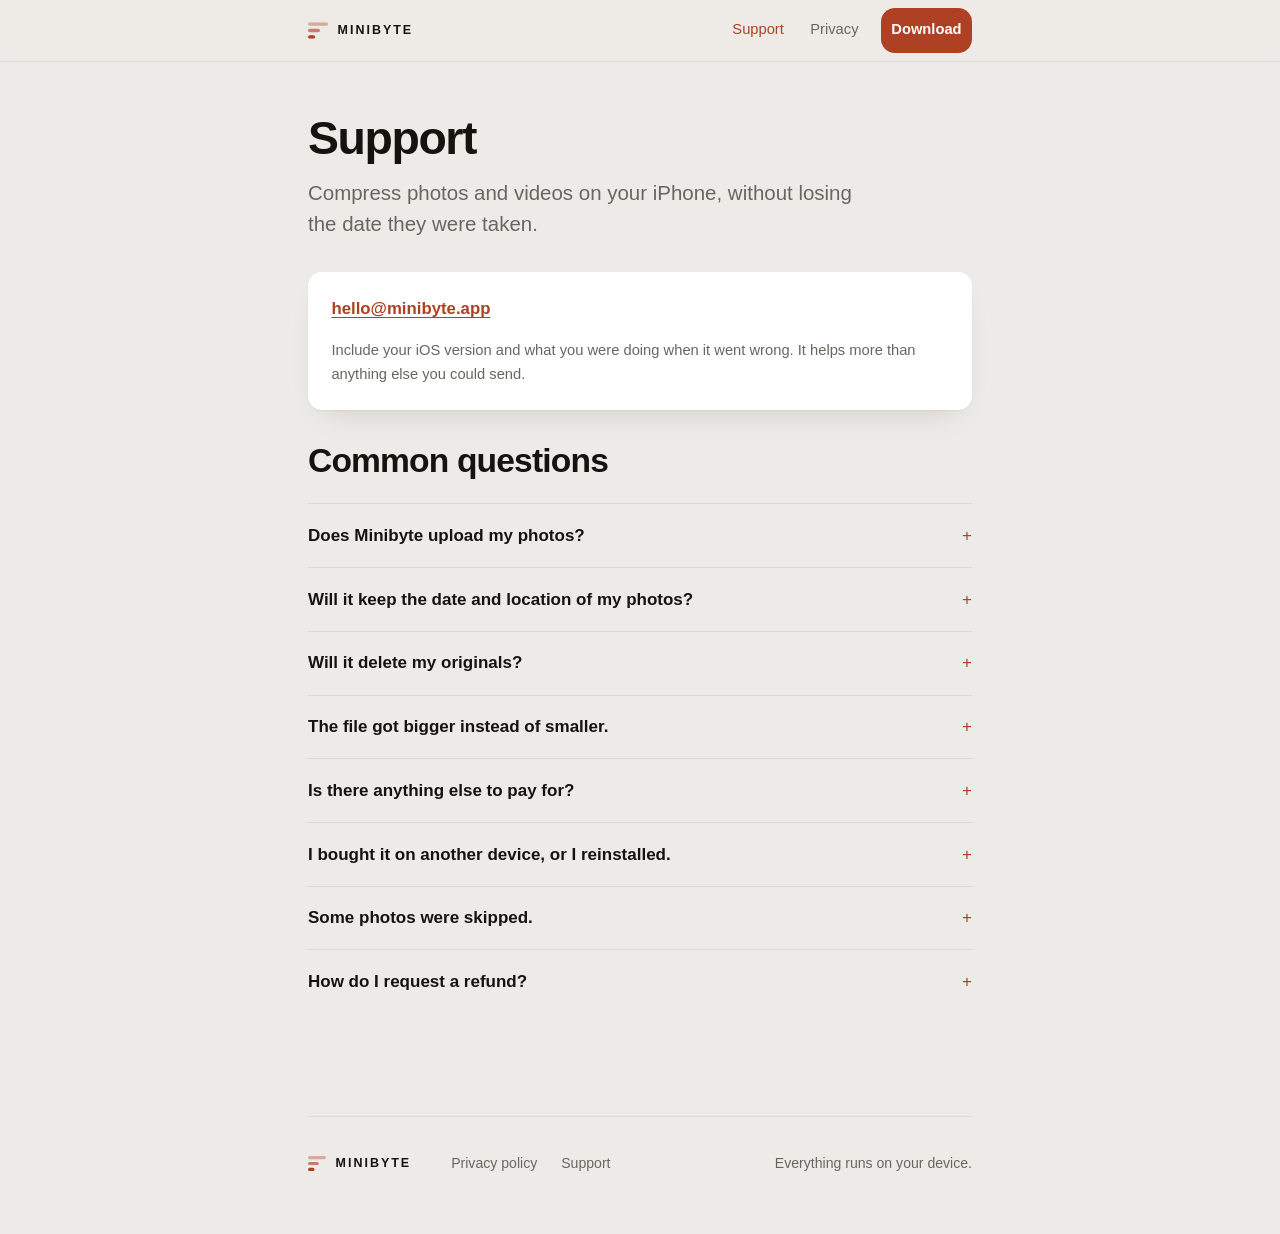
<file: support.html>
<!doctype html>
<html lang="en">
<head>
<meta charset="utf-8">
<meta name="viewport" content="width=device-width, initial-scale=1">
<title>Support — Minibyte</title>
<meta name="description" content="Help with Minibyte — compress photos and videos on your iPhone.">
<link rel="canonical" href="https://minibyte.app/support.html">
<link rel="icon" href="favicon.png" sizes="any" type="image/png">
<link rel="apple-touch-icon" href="apple-touch-icon.png">
<meta name="theme-color" content="#EDEBE8" media="(prefers-color-scheme: light)">
<meta name="theme-color" content="#121110" media="(prefers-color-scheme: dark)">
<link rel="stylesheet" href="style.css">
</head>
<body>

<svg width="0" height="0" style="position:absolute" aria-hidden="true" focusable="false">
  <symbol id="mark" viewBox="0 0 570 476">
    <rect x="0" y="0"   width="570" height="100" rx="50" opacity=".38"/>
    <rect x="0" y="188" width="342" height="100" rx="50" opacity=".64"/>
    <rect x="0" y="376" width="205" height="100" rx="50"/>
  </symbol>
</svg>

<header class="masthead masthead--flat" id="masthead">
  <div class="wrap wrap--prose masthead__inner">
    <a class="wordmark" href="index.html">
      <svg width="20" height="17" viewBox="0 0 570 476" fill="currentColor" aria-hidden="true"><use href="#mark"/></svg>
      Minibyte
    </a>
    <nav>
      <a href="support.html" aria-current="page">Support</a>
      <a href="privacy.html">Privacy</a>
      <a class="cta cta--small" href="mailto:hello@minibyte.app?subject=Minibyte">Download</a>
    </nav>
  </div>
</header>

<div class="wrap wrap--prose page">

<main>
    <h1>Support</h1>
    <p class="lede">Compress photos and videos on your iPhone, without losing the date they
    were taken.</p>

    <div class="contact">
      <p><a href="mailto:hello@minibyte.app">hello@minibyte.app</a></p>
      <p>Include your iOS version and what you were doing when it went wrong. It helps more
      than anything else you could send.</p>
    </div>

    <h2>Common questions</h2>

    <div class="qa">
      <details>
        <summary>Does Minibyte upload my photos?</summary>
        <p>No. Minibyte makes no network requests at all — there is no networking code in the
        app. Compression runs on your device through Apple's own frameworks. See the
        <a href="privacy.html">privacy policy</a>.</p>
      </details>

      <details>
        <summary>Will it keep the date and location of my photos?</summary>
        <p>Yes. Capture date, GPS and the rest of the metadata are carried through to the
        smaller copy. If you would rather drop the location, there is a switch on the shrink
        screen — it removes GPS and the IPTC location fields and leaves the capture date
        untouched.</p>
      </details>

      <details>
        <summary>Will it delete my originals?</summary>
        <p>Only when you ask it to, and only after the smaller copy is confirmed saved. Every
        deletion goes through iOS's own confirmation prompt, and deleted items stay in Recently
        Deleted for 30 days.</p>
      </details>

      <details>
        <summary>The file got bigger instead of smaller.</summary>
        <p>That happens, especially with small files and with conversions to JPEG. When it
        does, Minibyte keeps your original and tells you it did. It will not report a saving
        it did not make.</p>
      </details>

      <details>
        <summary>Is there anything else to pay for?</summary>
        <p>No. Minibyte is a one-time purchase and every tool is included — shrinking,
        converting, the share extension, near-duplicate cleanup, sorting by hand and your
        history. There is no subscription, no account and nothing to unlock.</p>
      </details>

      <details>
        <summary>I bought it on another device, or I reinstalled.</summary>
        <p>Open the App Store, go to your account, and download Minibyte again. The purchase
        is tied to your Apple Account, so it carries across your devices at no extra cost.</p>
      </details>

      <details>
        <summary>Some photos were skipped.</summary>
        <p>If iCloud Photos is set to <em>Optimize iPhone Storage</em>, the full-resolution
        original may not be on your device. Minibyte detects this, skips those items rather
        than guessing, and tells you the download size before offering to fetch them.</p>
      </details>

      <details>
        <summary>How do I request a refund?</summary>
        <p>Refunds are handled by Apple, not by us. Go to
        <a href="https://reportaproblem.apple.com">reportaproblem.apple.com</a> and sign in
        with your Apple Account.</p>
      </details>
    </div>
  </main>

</div>

<div class="wrap wrap--prose">
  <footer>
    <a class="wordmark" href="index.html">
      <svg width="18" height="15" viewBox="0 0 570 476" fill="currentColor" aria-hidden="true"><use href="#mark"/></svg>
      Minibyte
    </a>
    <a href="privacy.html">Privacy policy</a>
    <a href="support.html">Support</a>
    <span class="spacer">Everything runs on your device.</span>
  </footer>
</div>



</body>
</html>
</file>
<file: style.css>
/* Minibyte — shared styles for the site at minibyte.app.
 *
 * The palette is copied verbatim from the app's own DesignSystem.swift rather than invented,
 * so the page and the product read as one thing. Terracotta means "act on this" here exactly
 * as it does in the app; green is reserved for bytes that have actually gone, never a
 * forecast. If a token moves in Swift, move it here.
 *
 * Three surfaces, same as the app: ground (the page) → sunken (chips, tracks, passive notes)
 * → surface (raised cards), plus the accent card, which appears once on the whole site.
 *
 * Type is the system stack on purpose. The app ships SF Pro, and -apple-system renders real
 * SF on every device a visitor is likely to be holding — a closer match than any webfont,
 * and nothing to download.
 */

:root {
  --ground:      #EDEBE8;  /* Colors.ground */
  --surface:     #FFFFFF;  /* Colors.surface */
  --sunken:      #E2DFDB;  /* Colors.sunken */
  --ink:         #16130F;  /* Colors.ink */
  --ink-soft:    #6B6560;  /* Colors.inkSoft */
  --ink-faint:   #9C948C;  /* Colors.inkFaint — rules and tracks, never text */
  --hairline:    #DCD8D3;  /* Colors.hairline */
  --accent:      #D2542F;  /* Colors.accent — fills and controls */
  --accent-ink:  #AE4023;  /* Colors.accentInk — the value that carries text */
  --accent-wash: #F6E3DB;  /* Colors.accentWash */
  --done:        #2F7D4F;  /* Colors.positive */
  /* --done is a *fill* value, copied from the app, and white on it is 5.0:1. As text it
     lands at 4.24:1 on the ground and 3.7–4.2:1 on the paint tints, so a figure printed
     in green takes one step down. Same meaning, darker ink. */
  --done-text:   #276B43;
  --on-accent:   #FFFFFF;  /* Colors.onAccent */
  --bezel:       #23201D;
  --glow:        rgba(210,84,47,.16);
  --card-line:   transparent;

  /* Every filled control on the site. White on the #D2542F fill is 4.16:1 and dark ink on
     the dark-mode fill is what clears it there — there is no button exemption in 1.4.3, and
     no type size in this design reaches the large-text threshold (1.1rem is 17.6px, not the
     18.66px the exemption needs). So controls take the deeper terracotta in light, and the
     fill with dark ink in dark: 5.9:1 and 5.44:1. */
  --control-fill: #AE4023;
  --control-ink:  #FFFFFF;

  /* Ink for body text on a sunken surface. inkSoft clears 4.5:1 on ground and on surface,
     but lands at 4.33:1 on sunken, which is where the free-plan list and the hero chips
     live. */
  --ink-on-sunken: #635E58;

  /* The accent *card* is fixed in both appearances, as it is in the app: it is a light
     surface either way. It carries paragraphs, so it takes accentInk — white on it is
     5.9:1. */
  --accent-card: #AE4023;

  /* Depth is two shadows, never one: a tight contact shadow plus a wide faint one. */
  --shadow-card: 0 1px 2px rgba(22,19,15,.05), 0 14px 34px -18px rgba(22,19,15,.18);
  --shadow-lift: 0 2px 4px rgba(22,19,15,.06), 0 30px 60px -28px rgba(22,19,15,.30);
  --shadow-hero: 0 2px 6px rgba(174,64,35,.24), 0 22px 48px -22px rgba(210,84,47,.50);
  --shadow-phone: 0 2px 8px rgba(22,19,15,.14), 0 40px 80px -32px rgba(22,19,15,.45);


  /* --- Slab palette. New with the 2026 landing-page direction. -----------------------
     The page is a stack of full-bleed colour blocks rather than white cards on a warm
     ground, so the accent is often the *field* instead of the thing on it — the same
     inversion the light app icon makes. Four slabs, and each one is fixed in both
     appearances: a slab is a printed surface, not a themed one, so its ink never has to
     be re-checked when the page flips.

       accent  #BE4A28  the hero. Chosen over #D2542F because white on it is 5.00:1 and
                        this slab carries a lede, not just a headline. #D2542F stays the
                        fill for controls and chips, where no small text sits on it.
       ink     #23201D  the ticker, safety, pricing, footer. 16.2:1 with white.
       indigo  #3B3A9E  ONE decorative slab, the duplicates block. 9.2:1 with white.
                        Display only — it never means "act on this" and never appears
                        in the app.
       cream   #EDDFBE  a breather between two loud blocks. The one slab that is NOT
                        fixed across appearances, and the exception is forced: it is the
                        only one whose contents are ground-mode cards, and six #1F1D1B
                        cards on a cream field is not a light block, it is a broken one.
                        The first value was #F4EFE7 — 1.04:1 against the ground, a
                        650px-tall block that rendered as nothing. 16.2:1 with ink.

     The primary control is always the highest-contrast pill its slab allows: ink on the
     terracotta hero, white on indigo, terracotta on ink. */
  --slab-accent: #BE4A28;
  --slab-ink:    #23201D;
  --slab-indigo: #3B3A9E;
  --slab-cream:  #EDDFBE;
  --on-slab:      #FFFFFF;
  /* Body ink for the DARK slabs only — 10.4:1 on ink, 5.9:1 on indigo. There is no such
     value for the terracotta slab: white itself is only 5.00:1 there, so the softest tint
     that still clears 4.5:1 is #FAF2F0 — white with extra steps. Text on terracotta is
     therefore all white, and its hierarchy comes from size and weight, which is what the
     reference does too. */
  --on-slab-soft: #D6CEC6;

  /* --- Paints. Decoration only. -----------------------------------------------------
     A printed page uses more than one ink, and the six tools, the three measured jobs
     and the screenshot rail were all reading as one long grey stretch between the
     coloured slabs. Six paints join the palette to break that up.

     The rule that keeps them from competing with terracotta is the whole reason they
     are named apart from it: **a paint is a field or a tint, never a meaning.** It never
     fills a control, never carries a figure, never marks a state. Terracotta still means
     "act on this" and green is still only bytes that have gone.

     Each paint is three values: the field (--paint-*, a saturated hue used on light
     tints and in ornament), the tint (--tint-*, the surface it sits on), and nothing
     else — a paint that needs a fourth value is a paint too many.

       indigo   the duplicates slab, and the Find duplicates chip. The one paint that
                points at something: the tool and the block about it share a hue.
       butter   the privacy slab, and the Screenshots chip. Ink on #F2C85C is 11.2:1,
                which is why that slab carries ink rather than white.
       teal     Free up space.   sky   Convert format.   plum   Sort by hand.
     Shrink to share keeps terracotta: it is the app's headline tool, and the one chip
     in the grid allowed to look like a control does. */
  --paint-indigo: #3B3A9E;
  --paint-butter: #8A5A0B;  /* the ink of the butter pair — yellow can't carry a glyph */
  --paint-teal:   #0E6E64;
  --paint-sky:    #1E5FA8;
  --paint-plum:   #9C2F63;
  --tint-indigo:  #DCDBF6;
  --tint-butter:  #F9E8BE;
  --tint-teal:    #C9E6E0;
  --tint-sky:     #D2E3F5;
  --tint-plum:    #F4D8E6;
  --tint-accent:  #F4DBD1;
  --slab-butter:  #F2C85C;
  --mark-fill:    #F2C85C;

  --card-line-slab: transparent;

  /* The neutral pill. On the ground it must flip with the theme — a #16130F pill on a
     #121110 ground is an invisible button, which is exactly what the "Download" beside
     "Three real jobs" became in dark mode. On the terracotta slab it is always ink,
     because that slab is a fixed surface in both appearances. */
  --pill-neutral:     #16130F;
  --pill-neutral-ink: #FFFFFF;
  --radius-slab: clamp(22px, 2.6vw, 38px);

  --radius-hero: 30px;
  --radius:      26px;
  --radius-sm:   14px;

  --gutter:      1.25rem;
  --section:     clamp(4rem, 8vw, 6.5rem);
  --stack:       clamp(1.75rem, 3.5vw, 2.25rem);
}

/* Shadows do nothing on a near-black ground, so cards take a hairline instead — the same
   swap .cardStyle() makes in the app. */
@media (prefers-color-scheme: dark) {
  :root:not([data-theme="light"]) {
    --ground:      #121110;
    --surface:     #1F1D1B;
    --sunken:      #1A1917;
    --ink:         #F5F2EE;
    --ink-soft:    #9C948C;
    --ink-faint:   #6B6560;
    --hairline:    #2C2A27;
    --accent:      #E0673C;
    --accent-ink:  #F2916D;
    --accent-wash: #33211A;
    --done:        #5CC98A;
    --done-text:   var(--done);
    --on-accent:   #FFFFFF;
    --bezel:       #000000;
    --glow:        rgba(224,103,60,.14);
    --card-line:   var(--hairline);
    --control-fill: var(--accent);
    --control-ink:  #16130F;
    --ink-on-sunken: var(--ink-soft);
    --slab-ink:    #2A2724;
  --pill-neutral:     #F5F2EE;
  --pill-neutral-ink: #16130F;
    --pill-neutral:     #F5F2EE;
    --pill-neutral-ink: #16130F;
    --slab-cream:  #1A1917;
    --card-line-slab: #35322E;
    /* Paints in dark: the field lightens to clear 4.5:1 on its own tint, and the tint
       drops to a near-ground surface. The butter *slab* is not here — a slab is a
       printed surface and keeps its colour in both appearances. */
    --paint-indigo: #A9A6FF;
    --paint-butter: #E7B549;
    --paint-teal:   #5FD3C4;
    --paint-sky:    #8FBCF0;
    --paint-plum:   #F09CC4;
    --tint-indigo:  #1E1D33;
    --tint-butter:  #2B2416;
    --tint-teal:    #132724;
    --tint-sky:     #15212F;
    --tint-plum:    #2A1723;
    --tint-accent:  #33211A;
    --mark-fill:    rgba(224,103,60,.34);
    --shadow-card: none;
    --shadow-lift: 0 2px 4px rgba(0,0,0,.5), 0 30px 60px -28px rgba(0,0,0,.8);
    --shadow-hero: 0 2px 6px rgba(0,0,0,.5), 0 22px 48px -22px rgba(0,0,0,.7);
    --shadow-phone: 0 2px 8px rgba(0,0,0,.6), 0 40px 80px -32px rgba(0,0,0,.85);
  }
}

:root[data-theme="dark"] {
  --slab-ink:    #2A2724;
  --slab-cream:  #1A1917;
  --card-line-slab: #35322E;
  --ground:      #121110;
  --surface:     #1F1D1B;
  --sunken:      #1A1917;
  --ink:         #F5F2EE;
  --ink-soft:    #9C948C;
  --ink-faint:   #6B6560;
  --hairline:    #2C2A27;
  --accent:      #E0673C;
  --accent-ink:  #F2916D;
  --accent-wash: #33211A;
  --done:        #5CC98A;
  --done-text:   var(--done);
  --on-accent:   #FFFFFF;
  --bezel:       #000000;
  --glow:        rgba(224,103,60,.14);
  --card-line:   var(--hairline);
  --control-fill: var(--accent);
  --control-ink:  #16130F;
  --ink-on-sunken: var(--ink-soft);
  /* Paints in dark: the field lightens to clear 4.5:1 on its own tint, and the tint
     drops to a near-ground surface. The butter *slab* is not here — a slab is a
     printed surface and keeps its colour in both appearances. */
  --paint-indigo: #A9A6FF;
  --paint-butter: #E7B549;
  --paint-teal:   #5FD3C4;
  --paint-sky:    #8FBCF0;
  --paint-plum:   #F09CC4;
  --tint-indigo:  #1E1D33;
  --tint-butter:  #2B2416;
  --tint-teal:    #132724;
  --tint-sky:     #15212F;
  --tint-plum:    #2A1723;
  --tint-accent:  #33211A;
  --mark-fill:    rgba(224,103,60,.34);
  --shadow-card: none;
  --shadow-lift: 0 2px 4px rgba(0,0,0,.5), 0 30px 60px -28px rgba(0,0,0,.8);
  --shadow-hero: 0 2px 6px rgba(0,0,0,.5), 0 22px 48px -22px rgba(0,0,0,.7);
  --shadow-phone: 0 2px 8px rgba(0,0,0,.6), 0 40px 80px -32px rgba(0,0,0,.85);
}

* { box-sizing: border-box; }

/* overflow-x lives on <html>, never on <body>: a scroll container on <body> silently
   breaks position:sticky and IntersectionObserver for everything inside it. */
html { -webkit-text-size-adjust: 100%; scroll-behavior: smooth; overflow-x: hidden; }
@media (prefers-reduced-motion: reduce) { html { scroll-behavior: auto; } }

body {
  margin: 0;
  background: var(--ground);
  color: var(--ink);
  font-family: -apple-system, BlinkMacSystemFont, "SF Pro Text", "Segoe UI", Roboto,
               Helvetica, Arial, sans-serif;
  font-size: 17px;
  line-height: 1.62;
  -webkit-font-smoothing: antialiased;
  -moz-osx-font-smoothing: grayscale;
}

.wrap { max-width: 66rem; margin: 0 auto; padding: 0 var(--gutter); }
.wrap--prose { max-width: 44rem; }

.section { margin-top: var(--section); }
.measure { max-width: 34rem; }
.center  { text-align: center; }
.stack   { margin-top: var(--stack); }

/* ---------- masthead ---------- */
.masthead {
  /* Transparent until something scrolls under it. A translucent panel sitting over the hero's
     warm bloom draws a visible seam across the top of the page, and at the top of the page
     there is nothing to blur anyway. */
  position: sticky; top: 0; z-index: 20;
  border-bottom: 1px solid transparent;
  transition: border-color .2s ease, background-color .2s ease;
}
.masthead.is-stuck, .masthead--flat {
  background: color-mix(in srgb, var(--ground) 84%, transparent);
  -webkit-backdrop-filter: saturate(1.6) blur(14px);
  backdrop-filter: saturate(1.6) blur(14px);
  border-bottom-color: var(--hairline);
}
/* The gutter is set here, not inherited from .wrap: .wrap's own padding shorthand loses to
   any later padding declaration, and the wordmark ends up 20px off the page grid. */
.masthead__inner {
  display: flex; align-items: center; gap: .5rem;
  padding: .5rem var(--gutter);
}
.wordmark {
  display: inline-flex; align-items: center; gap: .6rem;
  font-size: .78rem; font-weight: 700; letter-spacing: .16em;
  text-transform: uppercase; color: var(--ink); text-decoration: none;
  margin-right: auto; padding: .6rem 0;
}
.wordmark svg { display: block; flex: none; color: var(--accent-ink); }
.masthead nav { display: flex; align-items: center; gap: .35rem; }
.masthead nav a {
  font-size: .92rem; color: var(--ink-soft); text-decoration: none;
  padding: .65rem; border-radius: var(--radius-sm);
}
.masthead nav a:hover, .masthead nav a[aria-current="page"] { color: var(--accent-ink); }
/* The download pill is a filled control, not a nav link — it keeps its own ink. */
.masthead nav a.cta, .masthead nav a.cta:hover { color: var(--control-ink); }

/* One accent surface per viewport: above the fold that is the hero button, so the pill in
   the masthead only arrives once the hero has scrolled past. */
.masthead .cta--small {
  display: none; margin-left: .4rem;
  opacity: 0; transform: translateY(-2px); transition: opacity .25s ease, transform .25s ease;
}
.masthead .cta--small { display: inline-flex; }
/* Below this the four nav items wrap and shove the wordmark off its own line. The links
   are all reachable from the footer, and the hero's own CTA is one screen away. */
@media (max-width: 45.99rem) { .masthead nav a:not(.cta) { display: none; } }
.masthead.is-stuck .cta--small { opacity: 1; transform: none; }
/* The subpages have no hero to scroll past, so their pill is there from the start. */
.masthead--flat .cta--small { opacity: 1; transform: none; }

/* ---------- type ---------- */
.eyebrow {
  font-size: .74rem; font-weight: 700; letter-spacing: .18em;
  text-transform: uppercase; color: var(--ink-soft); margin: 0 0 .85rem;
}
.display {
  font-size: clamp(2.9rem, 8.4vw, 4.6rem); font-weight: 800;
  letter-spacing: -.038em; line-height: .96; margin: 0 0 1.25rem;
  text-wrap: balance;
}
h1 { font-size: clamp(2.1rem, 6vw, 2.9rem); font-weight: 800; letter-spacing: -.03em;
     line-height: 1.05; margin: 0 0 1rem; text-wrap: balance; }
h2 { font-size: clamp(1.6rem, 3.6vw, 2.1rem); font-weight: 750; letter-spacing: -.025em;
     line-height: 1.12; margin: 0 0 .75rem; text-wrap: balance; }
h3 { font-size: 1.08rem; font-weight: 700; letter-spacing: -.012em; margin: 0 0 .35rem; }
p  { margin: 0 0 1rem; }
.lede { font-size: clamp(1.1rem, 2.2vw, 1.28rem); color: var(--ink-soft); text-wrap: pretty;
        line-height: 1.5; max-width: 34rem; }
.soft { color: var(--ink-soft); }
.fine { color: var(--ink-soft); font-size: .86rem; line-height: 1.5; }
.num  { font-variant-numeric: tabular-nums; font-feature-settings: "tnum" 1; }
a { color: var(--accent-ink); text-underline-offset: 3px; }

/* ---------- phone ---------- */
.phone {
  position: relative; width: 100%; max-width: 19rem; margin: 0 auto;
  border-radius: 13.5%/6.4%; padding: .55rem;
  background: linear-gradient(160deg, #3A3630, var(--bezel) 42%, #100E0C);
  box-shadow: var(--shadow-phone);
}
.phone img {
  display: block; width: 100%; height: auto;
  border-radius: 11%/5.2%;
  background: var(--sunken);
}

/* Two bars against the 25 MB line: why the result on the phone matters, rather than a second
   printing of what it says. The "before" bar is a track, not a control, so it takes no
   accent — the same way SavingsBar draws the original as a ghost. */
.gauge { position: relative; display: grid; gap: .5rem; padding-top: 1.15rem; }
.gauge-row { display: grid; grid-template-columns: 1fr 3.9rem; gap: .5rem; align-items: center; }
.gauge-bar { background: var(--sunken); border-radius: 999px; height: 11px; overflow: hidden; }
.gauge-label { font-size: .76rem; font-weight: 650; color: var(--ink-soft); }
.gauge-label.now { color: var(--done-text); }
.gauge-bar i {
  display: block; height: 100%; border-radius: 999px; background: var(--ink-soft);
  transform-origin: left center; transform: scaleX(var(--to, 1));
}
.gauge-bar i.is-result { background: var(--done); }
.gauge-bar i.is-animated { animation: contract 1.1s cubic-bezier(.22,.61,.36,1) both; }
.gauge-line {
  position: absolute; top: .95rem; bottom: -.2rem; width: 0;
  border-left: 1.5px dashed var(--ink-faint);
}
.gauge-line b {
  position: absolute; top: -1.2rem; left: .35rem;
  font-size: .68rem; font-weight: 700; letter-spacing: .04em; color: var(--ink-soft);
  white-space: nowrap;
}
@keyframes contract { from { transform: scaleX(var(--from, 1)); } to { transform: scaleX(var(--to, 1)); } }

/* ---------- cards ---------- */
.card {
  background: var(--surface); border: 1px solid var(--card-line);
  border-radius: var(--radius);
  padding: clamp(1.4rem, 3vw, 2.1rem); box-shadow: var(--shadow-card);
}
.card--accent {
  position: relative; overflow: hidden; border: 0;
  padding: clamp(1.6rem, 3.4vw, 2.4rem);
  background: var(--slab-accent); color: var(--on-slab);
  border-radius: var(--radius-slab); box-shadow: var(--shadow-hero);
}
.card--accent .eyebrow,
.card--accent h2 { color: var(--on-slab); }
.card--accent p { color: var(--on-slab); }
.card--accent .eyebrow { opacity: 1; }
.card--accent .mark-watermark {
  /* In the flow, not absolutely placed: the copy pushes the stamp down instead of running
     through it, whatever anyone writes here later. */
  display: none; width: 4.75rem; opacity: .3;
  margin: .35rem 0 0 auto; pointer-events: none;
}
@media (min-width: 58rem) { .card--accent .mark-watermark { display: block; } }

/* ---------- split rows: copy beside a phone ---------- */
.split { display: grid; gap: clamp(2rem, 5vw, 3.5rem); align-items: center; }
.split .phone { max-width: 17rem; }
@media (min-width: 58rem) {
  .split { grid-template-columns: minmax(0, 1fr) minmax(0, .8fr); }
  .split--flip > :first-child { order: 2; }
}

/* ---------- feature grid ---------- */
.features { display: grid; gap: .9rem; }
@media (min-width: 40rem) { .features { grid-template-columns: 1fr 1fr; } }
@media (min-width: 62rem) { .features { grid-template-columns: repeat(3, 1fr); } }
.feature {
  background: var(--surface); border: 1px solid var(--card-line);
  border-radius: var(--radius);
  padding: 1.5rem; box-shadow: var(--shadow-card);
}
.feature p { margin: 0; color: var(--ink-soft); font-size: .95rem; line-height: 1.55; }
.icon-chip {
  display: grid; place-items: center; width: 2.75rem; height: 2.75rem;
  border-radius: 999px; background: var(--sunken); color: var(--ink);
  margin-bottom: .95rem;
}
.icon-chip svg { display: block; }

/* ---------- screenshot rail ---------- */
.rail {
  display: grid; grid-auto-flow: column; grid-auto-columns: 14rem;
  gap: 1.5rem; overflow-x: auto; scroll-snap-type: x proximity;
  scroll-padding-left: var(--gutter);
  padding: .5rem var(--gutter) 1.5rem; margin: 0 calc(var(--gutter) * -1);
  scrollbar-width: thin;
}
@media (min-width: 46rem) { .rail { grid-auto-columns: 16rem; } }
.rail > figure { scroll-snap-align: start; margin: 0; }
.rail .phone { max-width: none; }
.rail figcaption {
  margin-top: 1rem; color: var(--ink-on-sunken); font-size: .9rem; line-height: 1.5;
  text-wrap: pretty;
}
.rail figcaption b { color: var(--ink); font-weight: 650; display: block; }

/* ---------- facts list ---------- */
.facts { margin: 1.5rem 0 0; padding: 0; list-style: none; display: grid; gap: .75rem; }
.facts li {
  display: grid; grid-template-columns: 1.35rem 1fr; gap: .7rem;
  color: var(--ink-soft); font-size: .97rem; line-height: 1.5;
}
.facts svg { margin-top: .35rem; color: var(--ink-soft); }

/* ---------- pricing ---------- */
.plans { display: grid; gap: 1rem; align-items: start; }
@media (min-width: 46rem) { .plans { grid-template-columns: 1fr 1fr; } }
.plan { background: var(--surface); border: 1px solid var(--card-line);
        border-radius: var(--radius); padding: 1.6rem; box-shadow: var(--shadow-card); }
/* The border is transparent in light and a hairline in dark — without it this card sits at
   #1A1917 on a #121110 ground beside a lifted ink slab, and reads as a hole. */
.plan--sunken { background: var(--sunken); box-shadow: none; border-color: var(--card-line); }
.plan ul { margin: 1rem 0 0; padding: 0; list-style: none; display: grid; gap: .55rem; }
.plan li { display: grid; grid-template-columns: 1.1rem 1fr; gap: .6rem;
           color: var(--ink-soft); font-size: .95rem; line-height: 1.5; }
.plan li svg { margin-top: .38rem; color: var(--ink-soft); }
/* Doubled class, and after the rule it overrides: .plan--sunken li ties with .plan li on
   specificity, so written above it the softer ink would simply lose. */
.plan.plan--sunken li,
.plan.plan--sunken li svg { color: var(--ink-on-sunken); }
.plan .price { font-weight: 700; color: var(--ink); font-size: 1rem; margin: .8rem 0 0; }

/* ---------- pill / cta ---------- */
.cta {
  display: inline-flex; align-items: center; gap: .5rem;
  background: var(--control-fill); color: var(--control-ink);
  font-size: 1.1rem; font-weight: 700; text-decoration: none;
  padding: .85rem 1.7rem; border-radius: 999px; box-shadow: var(--shadow-hero);
  transition: transform .18s cubic-bezier(.22,.61,.36,1), filter .18s ease;
}
.cta:hover { filter: brightness(1.06); transform: translateY(-1px); }
.cta:active { transform: translateY(0) scale(.985); }
.cta--small { font-size: .95rem; padding: .6rem 1.1rem; box-shadow: none; }
@media (max-width: 26rem) { .cta { font-size: 1rem; padding: .78rem 1.3rem; } }
.cta-row { display: flex; flex-wrap: wrap; align-items: center; gap: 1rem 1.5rem; }
.cta-row .quiet { color: var(--ink-soft); text-decoration: none; font-weight: 600;
                  font-size: .95rem; padding: .55rem 0;
                  border-bottom: 1px solid var(--hairline); }
.cta-row .quiet:hover { color: var(--accent-ink); border-bottom-color: currentColor; }
.pill {
  display: inline-block; background: var(--accent-wash); color: var(--accent-ink);
  font-size: .78rem; font-weight: 700; padding: .25rem .65rem; border-radius: 999px;
}
.pill--neutral { background: var(--sunken); color: var(--ink-soft); }
.plan--sunken .pill--neutral { background: var(--surface); }

/* ---------- numbered policy sections ---------- */
.clause { border-top: 1px solid var(--hairline); padding-top: 1.6rem; margin-top: 2.1rem; }
.clause .clause-num {
  display: block; font-size: .72rem; font-weight: 700; letter-spacing: .16em;
  color: var(--accent-ink); margin-bottom: .55rem; font-variant-numeric: tabular-nums;
}
.clause h2 { font-size: 1.35rem; }
.clause p { color: var(--ink-soft); margin: 0; }

/* ---------- support Q&A ---------- */
.qa { margin: 1.5rem 0 0; }
.qa details { border-top: 1px solid var(--hairline); padding: .35rem 0; }
.qa summary {
  cursor: pointer; font-weight: 650; list-style: none; padding: .75rem 0;
  display: flex; justify-content: space-between; gap: 1rem;
}
.qa summary::-webkit-details-marker { display: none; }
.qa summary::after { content: "+"; color: var(--accent-ink); font-weight: 400; flex: none; }
.qa details[open] summary::after { content: "–"; }
.qa details p { color: var(--ink-soft); margin: 0 0 .9rem; }

/* ---------- contact block ---------- */
.contact {
  background: var(--surface); border: 1px solid var(--card-line);
  border-radius: var(--radius-sm);
  padding: 1.4rem; box-shadow: var(--shadow-card); margin: 2rem 0;
}
.contact a { font-weight: 700; font-size: 1.05rem; }
.contact p:last-child { margin: .5rem 0 0; color: var(--ink-soft); font-size: .92rem; }

/* ---------- footer ---------- */
footer {
  margin-top: var(--section); padding: 1.5rem 0 3rem;
  border-top: 1px solid var(--hairline);
  color: var(--ink-soft); font-size: .88rem;
  display: flex; flex-wrap: wrap; gap: .25rem 1.5rem; align-items: center;
}
footer a { color: var(--ink-soft); text-decoration: none; padding: .7rem 0; }
footer a:hover { color: var(--accent-ink); }
footer .wordmark { margin-right: 1rem; padding: .7rem 0; }
footer .spacer { margin-left: auto; }

/* Anchor targets clear the sticky masthead, which otherwise eats the eyebrow and half the
   heading of whatever was linked to. */
main [id] { scroll-margin-top: 5rem; }

:focus-visible { outline: 2px solid var(--accent); outline-offset: 3px; border-radius: 4px; }

/* ---------- reveal on scroll ---------- */
/* The hiding rule is scoped to .js, which the same script sets — so a script that never
   runs can't leave half the page invisible. Children stagger, so a grid arrives as items
   rather than as one slab. */
.js .reveal > * { opacity: 0; transform: translateY(14px); }
.js .reveal.is-in > * {
  opacity: 1; transform: none;
  transition: opacity .55s cubic-bezier(.22,.61,.36,1) var(--d, 0ms),
              transform .55s cubic-bezier(.22,.61,.36,1) var(--d, 0ms);
}
.js .reveal > :nth-child(2) { --d: 60ms; }
/* order: 2 moves the phone visually but not in the DOM, so the delays would run right to
   left in a flipped row. */
.js .split--flip > :nth-child(1) { --d: 60ms; }
.js .split--flip > :nth-child(2) { --d: 0ms; }
.js .reveal > :nth-child(3) { --d: 120ms; }
.js .reveal > :nth-child(4) { --d: 180ms; }
.js .reveal > :nth-child(5) { --d: 240ms; }
.js .reveal > :nth-child(6) { --d: 300ms; }

/* prose subpages start below the sticky masthead */
.page { padding-top: clamp(2rem, 5vw, 3.25rem); }

@media (prefers-reduced-motion: reduce) {
  *, *::before, *::after { animation: none !important; transition: none !important; }
  .gauge-bar i { transform: scaleX(var(--to, 1)); }
  .js .reveal > * { opacity: 1; transform: none; }
}


/* =====================================================================================
   SLABS — the 2026 landing direction
   =====================================================================================
   The page is a stack of full-bleed colour blocks. A slab is a printed surface: its
   palette is fixed in both appearances, so nothing inside one has to be re-checked when
   the page flips. Everything that sits on a slab therefore takes its ink from the slab,
   never from --ink.

   These rules are landing-page furniture. privacy.html and support.html use none of
   them; the shared components above are what those pages are built from.
   ===================================================================================== */

.slab {
  position: relative; isolation: isolate; overflow: hidden;
  border-radius: var(--radius-slab);
  padding: clamp(1.6rem, 4vw, 3.25rem);
  border: 1px solid var(--card-line-slab);
}
.slab--accent { background: var(--slab-accent); color: var(--on-slab); }
.slab--ink    { background: var(--slab-ink);    color: var(--on-slab); }
.slab--indigo { background: var(--slab-indigo); color: var(--on-slab); }
.slab--cream  { background: var(--slab-cream);  color: var(--ink); border-color: transparent; }

/* One inheritance rule rather than a per-element list, so a paragraph added to a slab
   later can't come out in ground-mode ink. */
.slab--accent .eyebrow, .slab--ink .eyebrow, .slab--indigo .eyebrow,
.slab--accent h1, .slab--ink h1, .slab--indigo h1,
.slab--accent h2, .slab--ink h2, .slab--indigo h2,
.slab--accent h3, .slab--ink h3, .slab--indigo h3 { color: var(--on-slab); }
/* 80% white is 10.7:1 on ink and 6.5:1 on indigo. On terracotta it is 2.67:1, so the
   eyebrow there stays at full strength. */
.slab--ink .eyebrow, .slab--indigo .eyebrow { opacity: .8; }

.slab--ink p, .slab--ink .lede, .slab--ink .soft,
.slab--indigo p, .slab--indigo .lede { color: var(--on-slab-soft); }
.slab--accent p, .slab--accent .lede { color: var(--on-slab); }
.slab--ink .facts li, .slab--ink .facts svg { color: var(--on-slab-soft); }
.slab--ink a:not(.cta), .slab--indigo a:not(.cta) { color: var(--on-slab); }

/* The repeated wordmark behind the hero. Clipped by the slab, never selectable, and it
   sits under everything on the slab's own stacking context. */
.slab__watermark {
  display: none;
  position: absolute; inset: 0 auto auto -2%; width: 108%; z-index: -1;
  margin: 0; padding: 0; user-select: none; pointer-events: none;
  font-size: clamp(3.4rem, 10vw, 7.5rem); font-weight: 800; letter-spacing: -.05em;
  line-height: .82; text-transform: lowercase; color: #fff; opacity: .06;
  word-spacing: .1em;
}
@media (min-width: 62rem) { .slab__watermark { display: block; } }

/* A slab that is copy beside a stage. Same shape as .split, but the gap and the ordering
   belong to the slab, not to the page grid. */
.slab--indigo, .slab--ink:not(.footer__slab) { display: grid; gap: clamp(2rem, 4.5vw, 3.25rem); align-items: center; }
@media (min-width: 58rem) {
  .slab--indigo { grid-template-columns: minmax(0, 1fr) minmax(0, 1.05fr); }
  .slab--ink:not(.footer__slab) { grid-template-columns: minmax(0, 1fr) minmax(0, .62fr); }
}
.slab__copy > :last-child { margin-bottom: 0; }
.slab__stage .phone { max-width: 15.5rem; }

/* ---------- hero ---------- */
.hero { padding-top: clamp(1rem, 3vw, 2rem); }
/* The warm bloom went with the white hero it was lighting. A radial gradient behind a
   solid terracotta slab is invisible, and the slab does that job now. */
.hero__slab {
  display: grid; gap: clamp(2.5rem, 5vw, 3.5rem); align-items: center;
  padding-bottom: clamp(2.5rem, 5vw, 3.5rem);
}
@media (min-width: 62rem) {
  .hero__slab { grid-template-columns: minmax(0, 1.06fr) minmax(0, .94fr); }
}
.hero__copy > :last-child { margin-bottom: 0; }

.hero .display { margin-bottom: 1.1rem; }
.hero .lede { color: var(--on-slab); max-width: 30rem; }

.hero__claims { display: flex; flex-wrap: wrap; gap: .45rem; margin: 1.5rem 0 1.75rem;
                padding: 0; list-style: none; }
/* On the terracotta slab the chips invert: a sunken chip has no meaning on a field that
   is itself the accent, and white on white-at-16%-over-terracotta does not clear 4.5:1. */
.hero__claims li {
  background: #fff; color: #16130F;
  font-size: .82rem; font-weight: 650; padding: .32rem .8rem; border-radius: 999px;
}

.hero__stage { position: relative; max-width: 21rem; margin: 0 auto; }
.hero__stage .phone { max-width: none; position: relative; z-index: 2; }

/* Loose photos from the roll, behind the phone. Decorative and aria-hidden, so they are
   allowed to be cropped by the slab. */
.hero__snap {
  /* height:auto is load-bearing: the width/height attributes on the <img> map to a
     presentational hint for `height`, and that beats the height aspect-ratio would derive.
     Without it every cropped image on this page renders at its intrinsic pixel height. */
  display: none; position: absolute; z-index: 1; height: auto;
  border-radius: 12px; border: 4px solid #fff; object-fit: cover;
  box-shadow: 0 2px 6px rgba(0,0,0,.18), 0 24px 48px -20px rgba(0,0,0,.5);
}
@media (min-width: 62rem) {
  .hero__snap { display: block; }
  .hero__snap--a { width: 44%; aspect-ratio: 4/3; left: -30%; top: 4%;      transform: rotate(-10deg); }
  .hero__snap--b { width: 34%; aspect-ratio: 3/4; right: -19%; bottom: -1%; transform: rotate(8deg); }
  .hero__snap--c { width: 33%; aspect-ratio: 4/3; right: -13%; top: -1%;    transform: rotate(6deg); }
}

.hero__chip {
  background: var(--surface); border: 1px solid var(--card-line);
  border-radius: var(--radius-sm);
  padding: 1rem 1.1rem; box-shadow: var(--shadow-lift);
  margin: 1.25rem auto 0; max-width: 21rem;
}
@media (min-width: 62rem) {
  /* Low, not centred: the phone behind it is the home ledger now, and the rows in its
     middle third are the reason the shot is here. The chip clips the tool chips along the
     bottom edge instead — the one band of that screen nothing is being read off.

     This used to be pinned at 7.5rem, on the rule that anything below ~7rem crossed the
     Share button and made the hero open on a phone that looked broken. That rule belonged
     to the old hero shot, `01-shrink-video-result`, which had a Share button in it. The
     ledger screen does not, so the floor is gone — but check this again if the hero phone
     ever changes screens.

     There is no offset that clears everything: the chip is taller than the gap between the
     last ledger row and the accent button, and the copy column ends 8px to its left, so it
     cannot move sideways either. It is parked below the rows on purpose. The four figures
     are what the lede promises and what the hero is arguing; the button restates a claim
     the lede already makes, so it is the one to lose. */
  .hero__chip { position: absolute; left: -5rem; bottom: -2.9rem; z-index: 3;
                width: 15.5rem; margin: 0; }
}
.hero__chip .chip-title {
  margin: 0 0 .9rem; color: var(--ink); font-weight: 650; font-size: .92rem; line-height: 1.35;
}

/* The price, drawn as a receipt rather than a figure. The claim is not that it is cheap —
   it is that the transaction ends — so the rows are read down the right-hand edge and the
   two that matter say the same word. No accent and no green: green is reserved for bytes
   that have actually gone, and a price is neither measured nor gone. */
.chip-ledger { list-style: none; margin: 0; padding: 0; display: grid; gap: .5rem; }
.chip-ledger li {
  display: flex; justify-content: space-between; align-items: baseline; gap: .75rem;
  font-size: .82rem; color: var(--ink-soft);
  border-top: 1px dashed var(--card-line); padding-top: .5rem;
}
.chip-ledger li:first-child { border-top: 0; padding-top: 0; }
.chip-ledger b { font-weight: 700; color: var(--ink); white-space: nowrap; }
.chip-ledger b.is-none { color: var(--ink-faint); font-weight: 650; }

/* ---------- expressive type ---------- */
/* The dingbat is the page's one ornament: headline, section rule, pull-quote. Same shape
   in all three, so it reads as punctuation rather than as three separate decorations. */
.ding { display: inline-block; vertical-align: .06em; color: currentColor; }
.nobr { white-space: nowrap; }
.ding--display { width: .5em; height: .5em; opacity: .9; }
/* middle, matching the rule it closes — the two were on different optical lines. */
.ding--rule { width: 1.15rem; height: 1.15rem; color: var(--accent-ink); vertical-align: middle; }
.ding--big { display: block; width: 2rem; height: 2rem; margin: 0 auto 1.25rem;
             color: var(--accent-ink); }

/* The stroke under "send". Absolutely placed so it cannot add a line box and push the
   headline's leading around, and scaled to the word by the span it sits in. */
.ul { position: relative; white-space: nowrap; }
.ul .swash {
  position: absolute; left: 0; right: 0; top: 100%; margin-top: -.14em;
  width: 100%; height: .17em; color: currentColor; opacity: .85;
  overflow: visible;
}

/* A photo in a pill, set inline in a headline. Sized in em so it tracks the display
   clamp instead of needing its own breakpoints. */
.lozenge {
  display: inline-block; vertical-align: -.09em;
  width: 1.55em; height: .74em; border-radius: 999px; overflow: hidden;
  background: var(--sunken);
}
.lozenge img { display: block; width: 100%; height: 100%; object-fit: cover; }

.statement {
  font-size: clamp(1.4rem, 3.2vw, 2.2rem); font-weight: 700; letter-spacing: -.024em;
  line-height: 1.22; max-width: 48rem; margin: 0; text-wrap: pretty;
}
.statement__rule {
  display: inline-block; vertical-align: middle;
  width: min(16vw, 8rem); height: 2px; background: var(--ink-faint);
  margin: 0 .45rem 0 .8rem;
}

.pull {
  font-size: clamp(2rem, 5.4vw, 3.3rem); font-weight: 800; letter-spacing: -.038em;
  line-height: 1.02; margin: 0 0 1.25rem; text-wrap: balance;
}

/* A heading with a control on its right, the way a shop heads a product row. */
.head-row {
  display: flex; flex-wrap: wrap; gap: 1rem 1.5rem;
  align-items: flex-end; justify-content: space-between;
}
.head-row > :first-child { margin-bottom: 0; }
.head-row h2 { margin-bottom: 0; }
.rail-hint { margin: 0; }

/* ---------- ticker ---------- */
/* Full bleed. html already carries overflow-x:hidden, so the 100vw trick cannot widen
   the document — and the width must be vw, not %, to reach past .wrap's max-width. */
.ticker {
  margin: var(--section) 0 0;
  width: 100vw; margin-left: calc(50% - 50vw);
  background: var(--slab-ink); color: var(--on-slab);
  padding: .85rem 0; overflow: hidden;
}
.ticker__track { display: flex; width: max-content; animation: marquee 52s linear infinite; }
.ticker:hover .ticker__track, .ticker:focus-within .ticker__track { animation-play-state: paused; }
.ticker__run {
  display: flex; align-items: center; gap: 2.4rem;
  margin: 0; padding: 0 1.2rem 0 0; list-style: none;
}
.ticker__run li {
  display: inline-flex; align-items: center; gap: .65rem;
  white-space: nowrap; font-size: .95rem; color: var(--on-slab-soft);
}
.ticker__run li::after {
  content: ""; width: 5px; height: 5px; border-radius: 50%;
  background: var(--accent); margin-left: 1.75rem;
}
.ticker__run img {
  width: 2.2rem; height: 2.2rem; border-radius: 8px; object-fit: cover; flex: none;
}
.ticker__run b { color: var(--on-slab); font-weight: 700; }
@keyframes marquee { from { transform: translateX(0); } to { transform: translateX(-50%); } }

/* ---------- results row ---------- */
.results { display: grid; gap: 1.1rem; }
@media (min-width: 46rem) { .results { grid-template-columns: repeat(3, 1fr); } }
.result { margin: 0; }
.result img {
  display: block; width: 100%; height: auto; aspect-ratio: 4/3; object-fit: cover;
  border-radius: 20px; background: var(--sunken);
}
.result figcaption {
  display: flex; flex-wrap: wrap; gap: .15rem 1rem;
  align-items: baseline; justify-content: space-between;
  margin-top: .95rem; padding-top: .85rem; border-top: 1px solid var(--hairline);
}
.result figcaption b { font-weight: 650; font-size: .98rem; }
.result__figures { display: inline-flex; align-items: baseline; gap: .4rem; font-size: .92rem;
                   font-weight: 650; }
.result .was { color: var(--ink-soft); }
.result .arrow { color: var(--ink-faint); }
/* Green, here as everywhere, is a byte that has actually gone — these are measured
   results, not forecasts. --done-text rather than --done because these figures print on
   a paint tint now, and the fill value does not clear 4.5:1 on one. */
.result .now { color: var(--done-text); }

/* ---------- duplicate burst ---------- */
/* Five frames of one moment, overlapped the way they sit in a roll. The keeper is lifted
   and ringed rather than merely labelled, because the point of the block is that the app
   picks one — and the ring is the same gesture the app's rosette makes. */
.burst { display: flex; justify-content: center; align-items: center; padding: 1rem 0; }
.burst__frame {
  position: relative; display: block; flex: none;
  width: clamp(4.4rem, 13vw, 7.2rem); aspect-ratio: 1;
  border-radius: 16px; overflow: visible;
  margin-left: -1.1rem;
  box-shadow: 0 2px 6px rgba(0,0,0,.25), 0 18px 36px -16px rgba(0,0,0,.55);
}
.burst__frame:first-child { margin-left: 0; }
.burst__frame img {
  display: block; width: 100%; height: 100%; object-fit: cover;
  border-radius: 16px; border: 3px solid #fff;
  filter: saturate(.7) brightness(.86);
}
.burst__frame:nth-child(1) { transform: rotate(-7deg); }
.burst__frame:nth-child(2) { transform: rotate(3deg); }
.burst__frame:nth-child(4) { transform: rotate(-3deg); }
.burst__frame:nth-child(5) { transform: rotate(6deg); }
.burst__frame.is-keeper { z-index: 2; transform: scale(1.16) rotate(-1deg); }
.burst__frame.is-keeper img { filter: none; border-color: var(--accent); border-width: 3px; }
.burst__frame b {
  position: absolute; left: 50%; bottom: -.7rem; transform: translateX(-50%);
  /* Hardcoded, not --control-fill: this slab is fixed in both appearances, so the badge
     that sits on it has to be too. White on #AE4023 is 5.9:1. */
  background: #AE4023; color: #fff;
  font-size: .66rem; font-weight: 700; letter-spacing: .04em;
  padding: .16rem .5rem; border-radius: 999px; white-space: nowrap;
}

/* ---------- tools, on the cream breather ---------- */
.tools-slab { padding: clamp(1.75rem, 4.5vw, 3.5rem); }
/* Cream is a darker paper than the ground now, and inkSoft lands at 4.35:1 on it. Direct
   children only — the paragraphs inside the feature cards are on white and keep theirs. */
.slab--cream > .eyebrow, .slab--cream > .lede, .slab--cream > p { color: var(--ink-on-sunken); }
.feature { position: relative; }
.feature__num {
  position: absolute; top: 1.25rem; right: 1.35rem;
  font-size: .74rem; font-weight: 700; letter-spacing: .1em; color: var(--ink-faint);
}

/* Seven cards do not divide by three, and a lone seventh on the last row reads as a
   mistake. The lead card takes the whole first row instead — which is also the hierarchy
   the app itself uses, where Free Up Space is the one accent surface on the home screen
   and the other six jobs are rows and chips beneath it. Its paragraph keeps a readable
   measure rather than stretching to the full slab. */
@media (min-width: 40rem) {
  .feature--lead { grid-column: 1 / -1; }
  .feature--lead p { max-width: 34rem; }
}

/* ---------- pricing: the paid plan is the ink one ---------- */
.plan--ink {
  background: var(--slab-ink); color: var(--on-slab); border-color: transparent;
  box-shadow: var(--shadow-lift);
}
.plan--ink .price { color: var(--on-slab); }
.plan.plan--ink li, .plan.plan--ink li svg, .plan--ink .fine { color: var(--on-slab-soft); }
.plan--ink .pill { background: rgba(255,255,255,.14); color: #fff; }

/* ---------- footer slab ---------- */
/* privacy.html and support.html still use the bare <footer> rule above — a hairline row.
   The landing page's footer is a slab, so it has to undo that rule rather than inherit it. */
.footer {
  display: block; border-top: 0;
  margin-top: var(--section); padding: 0 0 clamp(1.5rem, 4vw, 3rem);
}
.footer__slab {
  display: grid; gap: clamp(2rem, 4vw, 3rem);
  padding: clamp(2rem, 5vw, 4rem);
}
@media (min-width: 52rem) {
  .footer__slab { grid-template-columns: minmax(0, 1.35fr) minmax(0, .65fr); }
  .footer__fine { grid-column: 1 / -1; }
}
.footer__close > :last-child { margin-bottom: 0; }
.footer__close .display { margin-bottom: .75rem; }
.footer__close .soft { color: var(--on-slab-soft); }

.footer__burst {
  position: absolute; right: -7rem; bottom: -9rem; width: 26rem; height: 26rem;
  z-index: -1; color: #fff; opacity: .13; pointer-events: none;
}

.footer__nav { display: grid; grid-template-columns: 1fr 1fr; gap: 1.5rem; align-content: start; }
.footer__nav h3 { font-size: .74rem; font-weight: 700; letter-spacing: .16em;
                  text-transform: uppercase; color: var(--on-slab); opacity: .55;
                  margin: 0 0 .35rem; }
.footer__nav a { display: block; color: var(--on-slab-soft); text-decoration: none;
                 padding: .4rem 0; font-size: .95rem; }
.footer__nav a:hover { color: var(--on-slab); }

.footer__fine {
  display: flex; flex-wrap: wrap; align-items: center; gap: .25rem 1.5rem;
  margin: 0; padding-top: 1.5rem; border-top: 1px solid rgba(255,255,255,.14);
  color: var(--on-slab-soft); font-size: .88rem;
}
.footer__fine .wordmark { color: var(--on-slab); margin-right: 0; padding: 0; }
.footer__fine .wordmark svg { color: var(--on-slab); opacity: .8; }
.footer__fine span { margin-left: auto; }

/* ---------- pill variants ----------
   The primary control is the highest-contrast pill its slab allows: ink on terracotta,
   white on indigo, terracotta on ink and on the ground. */
.cta--ink   { background: var(--pill-neutral); color: var(--pill-neutral-ink);
              box-shadow: 0 2px 6px rgba(0,0,0,.18), 0 18px 36px -18px rgba(0,0,0,.5); }
/* Fixed surface, fixed pill: on terracotta, ink is the highest-contrast control either way. */
.slab--accent .cta--ink { background: #16130F; color: #fff; }
.cta--light { background: #fff; color: #16130F; box-shadow: 0 2px 6px rgba(0,0,0,.18),
                                                            0 18px 36px -18px rgba(0,0,0,.5); }
.cta--ghost {
  background: transparent; color: #fff; box-shadow: none;
  border: 1.5px solid rgba(255,255,255,.55); font-size: 1rem; padding: .78rem 1.4rem;
}
.cta--ghost:hover { border-color: #fff; filter: none; background: rgba(255,255,255,.1); }
.head-row .cta--small { box-shadow: none; }

/* ---------- reveal: the extra grid children the new sections add ---------- */
.js .reveal > :nth-child(7) { --d: 360ms; }
.js .reveal > :nth-child(8) { --d: 420ms; }

@media (prefers-reduced-motion: reduce) {
  /* The marquee stops and becomes a row the reader scrolls themselves. Without the
     scroller it would simply be a clipped list with five items unreachable. */
  .ticker { overflow-x: auto; }
  .ticker__track { animation: none; width: auto; }
  .ticker__run + .ticker__run { display: none; }
}


/* =====================================================================================
   PAINTS — the colour pass on top of the slabs
   =====================================================================================
   The slabs gave the page four coloured blocks and left long grey runs between them:
   three measured jobs, six tool cards, six screenshots and the whole bottom third were
   all ground-on-ground. This section spends the paints defined at the top of the file
   on exactly those runs, and nowhere else.

   Two rules hold it together. A paint is a field or a tint, never a meaning — it never
   fills a control and never carries a figure. And anything sitting on a *fixed* surface
   (a slab) hardcodes its colour rather than reading a token, because a slab is a printed
   surface and does not flip with the page.
   ===================================================================================== */

/* Green as a filled badge rather than as text, which is the one thing --done can't do:
   white on it clears 5.0:1 in light, and in dark the fill lightens and takes dark ink. */
:root      { --done-fill: #2F7D4F; --done-ink: #FFFFFF; }
@media (prefers-color-scheme: dark) {
  :root:not([data-theme="light"]) { --done-fill: #5CC98A; --done-ink: #10231A; }
}
:root[data-theme="dark"] { --done-fill: #5CC98A; --done-ink: #10231A; }

/* ---------- the butter slab ----------
   The privacy promise was the page's one centred paragraph on bare ground, sitting
   between the ink safety slab and the pricing grid — the flattest screen on the site,
   and the one carrying the sentence the app is built around. It is a slab now.
   Butter takes ink rather than white: #16130F on #F2C85C is 11.2:1, white is 1.7:1. */
.slab--butter { background: var(--slab-butter); color: #16130F; border-color: transparent; }
.slab--butter .eyebrow, .slab--butter h2, .slab--butter h3, .slab--butter .pull { color: #16130F; }
.slab--butter p, .slab--butter .soft, .slab--butter .fine { color: #3A2E12; }   /* 8.4:1 */
.slab--butter .ding { color: #16130F; }
.slab--butter a:not(.cta) { color: #16130F; font-weight: 650; }

.privacy-slab {
  text-align: center;
  padding: clamp(2.5rem, 6vw, 4.5rem) clamp(1.5rem, 4vw, 3rem);
}
/* Absolute children excluded on purpose: a max-width on the burst resizes it, and the
   auto margins put it somewhere nobody chose. */
/* 34rem, not 40: the wider measure ran the prose into the burst's rays. */
.privacy-slab > :not(.slab__burst) { max-width: 34rem; margin-left: auto; margin-right: auto; }
.privacy-slab > :last-child { margin-bottom: 0; }
/* The same radial burst the footer draws, in the ink of the slab it sits on, and in the
   same place: a corner it runs off, not a halo behind the words. Drawn by the page
   script, which fills every [data-burst] it finds. */
.slab__burst {
  position: absolute; z-index: -1; pointer-events: none;
  right: -5rem; bottom: -6rem; width: 18rem; height: 18rem;
  color: #16130F; opacity: .14;
}

/* The caption is a two-row grid, not a wrapping flex row: "A holiday video" is short
   enough to keep its figures beside it while the other two wrapped, so the row rendered
   three cards in two different layouts. */
.result figcaption { display: grid; justify-content: start; gap: .15rem; }

/* ---------- three measured jobs, on three tints ----------
   The photographs were floating on the ground with a hairline under each. Sitting them
   on tinted mats gives the row the shape the rest of the page has, and the saving comes
   off the caption and onto the picture, where it is the first thing read. */
.results { gap: 1rem; }
.result {
  position: relative; --tint: var(--tint-teal);
  background: var(--tint); border-radius: var(--radius);
  padding: .7rem .7rem 1.15rem;
  transition: transform .28s cubic-bezier(.22,.61,.36,1), box-shadow .28s ease;
}
.result:nth-child(2) { --tint: var(--tint-indigo); }
.result:nth-child(3) { --tint: var(--tint-butter); }
.result:hover { transform: translateY(-5px); box-shadow: var(--shadow-lift); }
.result img { border-radius: 17px; }
.result figcaption {
  margin-top: .85rem; padding: .8rem .5rem 0 .5rem;
  border-top-color: color-mix(in srgb, var(--ink) 16%, transparent);
}
/* inkSoft is 4.24–4.39:1 on the tints; inkOnSunken is the value that clears them. */
.result .was { color: var(--ink-on-sunken); }
.save-badge {
  position: absolute; top: 1.25rem; left: 1.25rem;
  background: var(--done-fill); color: var(--done-ink);
  font-size: .78rem; font-weight: 700; letter-spacing: .01em;
  padding: .26rem .6rem; border-radius: 999px;
  box-shadow: 0 2px 8px rgba(22,19,15,.28);
}

/* ---------- the six tools, one paint each ----------
   Set by position rather than by a class per card, so the markup stays six identical
   blocks. The order is the order of the grid; moving a card moves its paint with it,
   which is the right answer for five of the six. The sixth is deliberate: Find
   duplicates is indigo because the block about duplicates is the indigo slab. */
.feature { --paint: var(--accent-ink); --tint: var(--tint-accent); }
.feature:nth-child(2) { --paint: var(--paint-sky);    --tint: var(--tint-sky); }
.feature:nth-child(3) { --paint: var(--paint-teal);   --tint: var(--tint-teal); }
.feature:nth-child(4) { --paint: var(--paint-indigo); --tint: var(--tint-indigo); }
.feature:nth-child(5) { --paint: var(--paint-butter); --tint: var(--tint-butter); }
.feature:nth-child(6) { --paint: var(--paint-plum);   --tint: var(--tint-plum); }
.icon-chip { background: var(--tint); color: var(--paint); }
.feature__num { color: var(--paint); opacity: .8; }
.feature { transition: transform .28s cubic-bezier(.22,.61,.36,1), box-shadow .28s ease; }
.feature:hover { transform: translateY(-3px); box-shadow: var(--shadow-lift); }

/* ---------- the screenshot rail, on the same six ----------
   Same cycle as the tools grid, in the same order, so the two rows read as one set
   rather than as two decorated ones. The columns widen to pay for the mat's padding —
   without it the phones shrink by the width of the frame they gained. */
.rail { grid-auto-columns: 15.5rem; }
@media (min-width: 46rem) { .rail { grid-auto-columns: 17.5rem; } }
.rail > figure {
  --tint: var(--tint-accent);
  background: var(--tint); border-radius: var(--radius);
  padding: 1.15rem 1.15rem 1.35rem;
  transition: transform .28s cubic-bezier(.22,.61,.36,1);
}
.rail > figure:nth-child(2) { --tint: var(--tint-sky); }
.rail > figure:nth-child(3) { --tint: var(--tint-teal); }
.rail > figure:nth-child(4) { --tint: var(--tint-indigo); }
.rail > figure:nth-child(5) { --tint: var(--tint-butter); }
.rail > figure:nth-child(6) { --tint: var(--tint-plum); }
.rail > figure:hover { transform: translateY(-4px); }
.rail figcaption { margin-top: .95rem; }

/* ---------- the ticker, lit ----------
   Hardcoded rather than tokenised: the ticker is the ink slab, a fixed surface in both
   appearances, so its paints are the light values either way. Every one of them clears
   7:1 on #23201D. */
.ticker__run li { --lit: #F3C969; }
.ticker__run li:nth-child(2) { --lit: #A9A6FF; }
.ticker__run li:nth-child(3) { --lit: #5FD3C4; }
.ticker__run li:nth-child(4) { --lit: #F09CC4; }
.ticker__run li:nth-child(5) { --lit: #8FBCF0; }
.ticker__run li:nth-child(6) { --lit: #E0673C; }
/* The numbers stay white. A paint is never a figure, and the teal that landed on
   "47 MB" read as green — which on this site means bytes that have already gone. The
   colour lives on the rule between items and on the ring round each photo instead. */
.ticker__run li::after { background: var(--lit); }
.ticker__run img { box-shadow: 0 0 0 2px var(--lit); }

/* ---------- the marked phrase in the statement ----------
   The one place on the page where terracotta is used as an ink on the ground. It marks
   the half of the sentence the whole app turns on, the way the reference marks a
   hashtag, and it takes the same swash the hero puts under "send". */
.mark {
  font-style: normal; color: inherit;
  background: linear-gradient(transparent 58%, var(--mark-fill) 58%, var(--mark-fill) 94%,
                              transparent 94%);
}

/* ---------- hero claim chips ---------- */
.hero__claims li { display: inline-flex; align-items: center; gap: .45rem; }
.hero__claims li::before {
  content: ""; width: .45rem; height: .45rem; border-radius: 50%; flex: none;
  /* Fixed values: the chips sit on the terracotta slab, which does not flip. */
  background: #0E6E64;
}
.hero__claims li:nth-child(2)::before { background: #3B3A9E; }
.hero__claims li:nth-child(3)::before { background: #9C2F63; }

/* ---------- the arrow onto the keeper ----------
   The indigo slab already says the app picks a frame and the reader can overrule it. The
   arrow is the part that gets read first. Gone below the width where the slab stacks and
   the copy is no longer beside the frames it points into. */
.burst { position: relative; }
.burst__arrow { display: none; }
@media (min-width: 58rem) {
  .burst__arrow {
    display: block; position: absolute; z-index: 3;
    left: 50%; top: -2.4rem; width: 4.5rem; height: 3.5rem;
    transform: translateX(-7.7rem) rotate(-6deg);
    color: #F3C969; pointer-events: none;
  }
}

/* ---------- pricing: the free plan is generous, so it gets a colour ----------
   Stretched rather than top-aligned: the paid card carries a control now, and two cards
   of different heights on a page built out of blocks read as one card that failed. */
.plans { align-items: stretch; }
.plan--sunken { background: var(--tint-teal); }
.plan--sunken .pill--neutral { background: var(--surface); color: var(--ink); }

/* ---------- the footer burst takes the accent ---------- */
/* Terracotta rather than white, and dropped far enough that only the tips of the rays
   clear the bottom edge — at any smaller offset the fan runs straight through
   "Everything runs on your device." and the rule above it. */
.footer__burst { color: var(--accent); opacity: .3; right: -8rem; bottom: -19.5rem; }

@media (prefers-reduced-motion: reduce) {
  .result:hover, .feature:hover, .rail > figure:hover { transform: none; }
}
</file>
